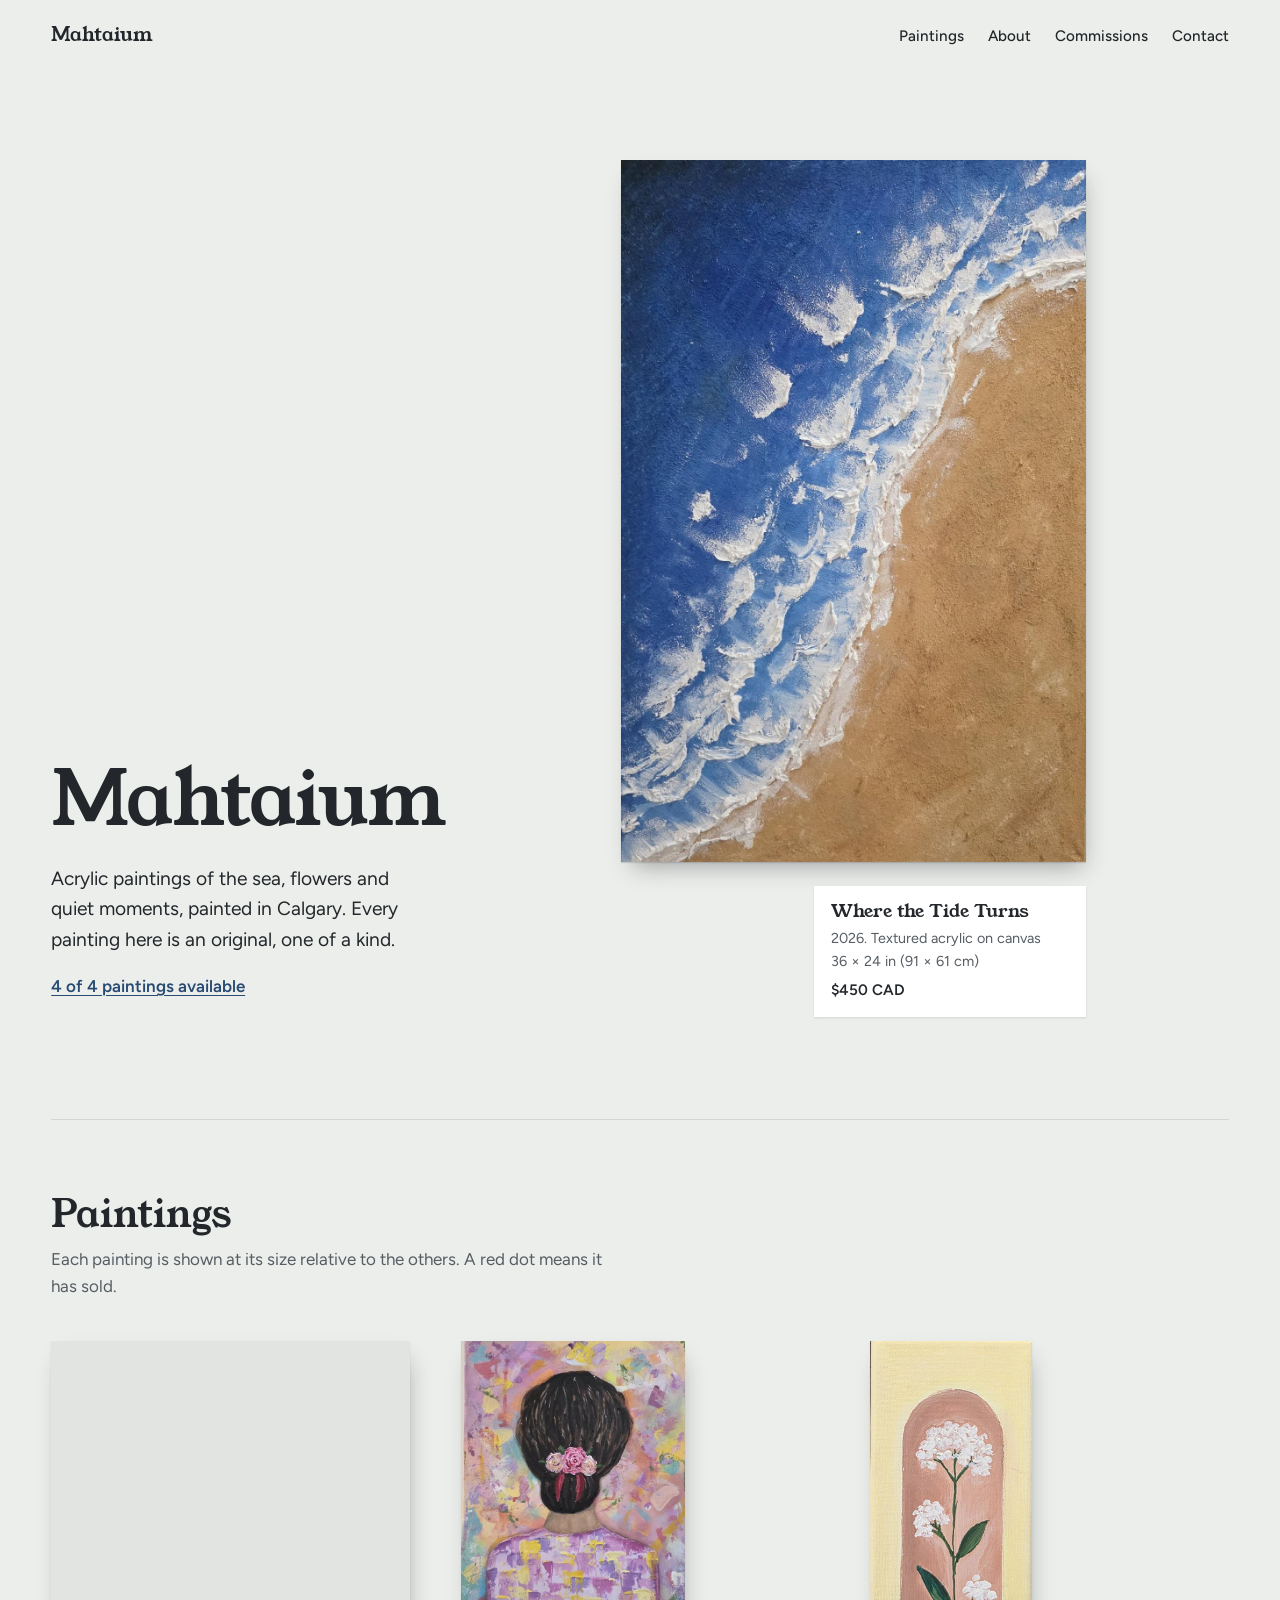
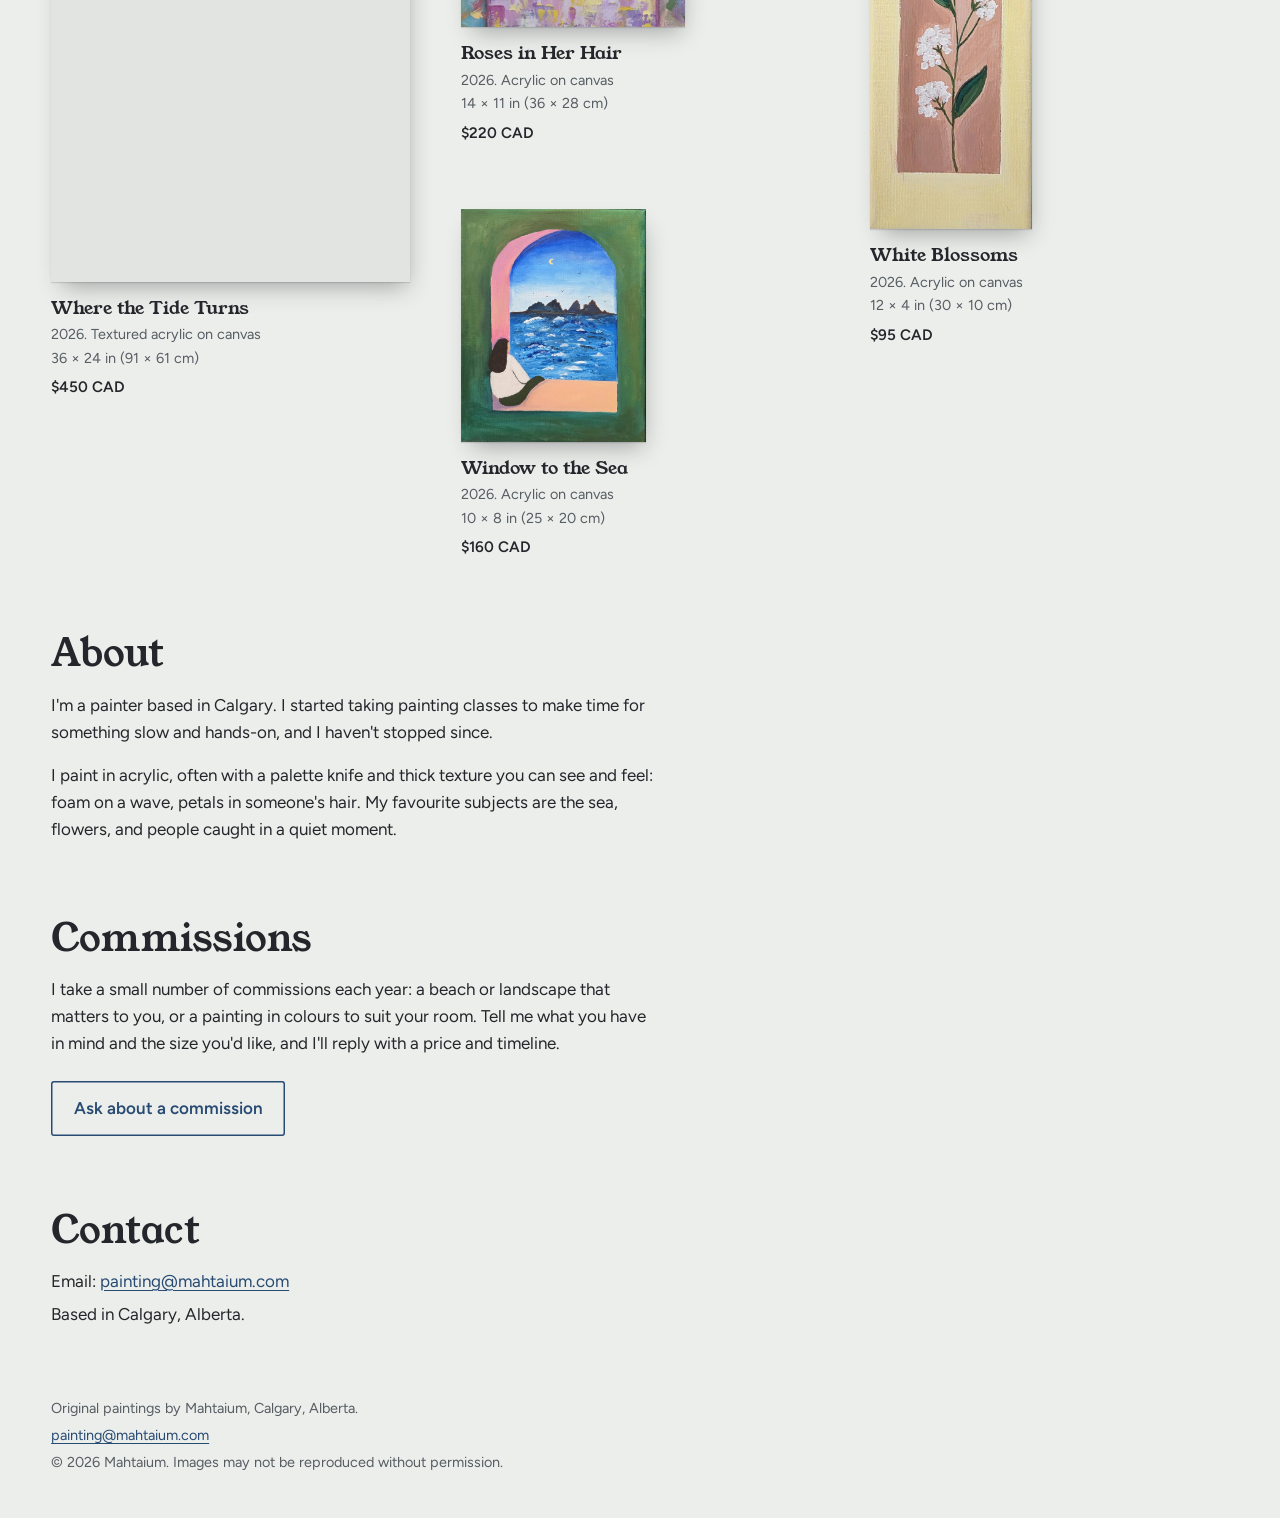
<file: index.html>
<!DOCTYPE html>
<html lang="en-CA">
<head>
<meta charset="utf-8">
<meta name="viewport" content="width=device-width, initial-scale=1">
<title>Mahtaium | Original paintings for sale, Calgary artist</title>
<meta name="description" content="Original acrylic paintings by Calgary artist Mahtaium: textured ocean and beach art, florals and figurative pieces. Buy online, shipped across Canada.">
<link rel="canonical" href="https://www.mahtaium.com/">
<meta property="og:type" content="website">
<meta property="og:site_name" content="Mahtaium">
<meta property="og:title" content="Mahtaium | Original paintings for sale, Calgary artist">
<meta property="og:description" content="Original acrylic paintings by Calgary artist Mahtaium: textured ocean and beach art, florals and figurative pieces. Buy online, shipped across Canada.">
<meta property="og:url" content="https://www.mahtaium.com/">
<meta property="og:image" content="https://www.mahtaium.com/images/where-the-tide-turns-1600.jpg">
<meta name="twitter:card" content="summary_large_image">
<meta name="geo.region" content="CA-AB">
<meta name="geo.placename" content="Calgary">
<link rel="preconnect" href="https://fonts.googleapis.com">
<link rel="preconnect" href="https://fonts.gstatic.com" crossorigin>
<link rel="stylesheet" href="https://fonts.googleapis.com/css2?family=Figtree:wght@400;500;600&family=Young+Serif&display=swap">
<link rel="stylesheet" href="styles.css">
<link rel="icon" href="favicon.svg" type="image/svg+xml">
<script type="application/ld+json">{"@context": "https://schema.org", "@graph": [{"@type": "WebSite", "@id": "https://www.mahtaium.com/#site", "url": "https://www.mahtaium.com/", "name": "Mahtaium Paintings", "publisher": {"@id": "https://www.mahtaium.com/#artist"}}, {"@type": "Person", "@id": "https://www.mahtaium.com/#artist", "name": "Mahtaium", "jobTitle": "Painter", "url": "https://www.mahtaium.com/", "address": {"@type": "PostalAddress", "addressLocality": "Calgary", "addressRegion": "Alberta", "addressCountry": "CA"}}]}</script>
<script type="application/ld+json">{"@context": "https://schema.org", "@type": "ItemList", "name": "Paintings by Mahtaium", "itemListElement": [{"@type": "ListItem", "position": 1, "url": "https://www.mahtaium.com/paintings/where-the-tide-turns.html", "name": "Where the Tide Turns"}, {"@type": "ListItem", "position": 2, "url": "https://www.mahtaium.com/paintings/roses-in-her-hair.html", "name": "Roses in Her Hair"}, {"@type": "ListItem", "position": 3, "url": "https://www.mahtaium.com/paintings/window-to-the-sea.html", "name": "Window to the Sea"}, {"@type": "ListItem", "position": 4, "url": "https://www.mahtaium.com/paintings/white-blossoms.html", "name": "White Blossoms"}]}</script>
</head>
<body>
<a class="skip" href="#main">Skip to content</a>
<header class="top">
  <a class="mark" href="./">Mahtaium</a>
  <nav aria-label="Main">
    <a href="#paintings">Paintings</a>
    <a href="#about">About</a>
    <a href="#commissions">Commissions</a>
    <a href="#contact">Contact</a>
  </nav>
</header>
<main id="main">

<section class="hero">
  <div class="hero-text">
    <h1>Mahtaium</h1>
    <p class="lede">Acrylic paintings of the sea, flowers and quiet moments, painted in Calgary. Every painting here is an original, one of a kind.</p>
    <p class="count"><a href="#paintings">4 of 4 paintings available</a></p>
  </div>
  <figure class="hero-work">
    <a class="frame" href="paintings/where-the-tide-turns.html" tabindex="-1" aria-hidden="true"><img src="images/where-the-tide-turns-1600.jpg" srcset="images/where-the-tide-turns-800.jpg 530w, images/where-the-tide-turns-1600.jpg 1060w" sizes="(min-width: 900px) 60vw, 100vw" width="1060" height="1600" alt="Textured acrylic painting of a beach seen from above: deep blue ocean, raised white foam where the waves break, and golden sand" fetchpriority="high" decoding="async"></a>
    <figcaption class="tag tag--card"><h2 class="t"><a href="paintings/where-the-tide-turns.html">Where the Tide Turns</a></h2><p class="m">2026. Textured acrylic on canvas<br>36 × 24 in (91 × 61 cm)</p><p class="price price--available">$450 CAD</p></figcaption>
  </figure>
</section>

<section id="paintings" class="wall" aria-labelledby="paintings-h">
  <h2 id="paintings-h">Paintings</h2>
  <p class="note">Each painting is shown at its size relative to the others. A red dot means it has sold.</p>
  <div class="hang">
<figure class="work" style="--scale:1.0">
<a class="frame" href="paintings/where-the-tide-turns.html" tabindex="-1" aria-hidden="true"><img src="images/where-the-tide-turns-800.jpg" srcset="images/where-the-tide-turns-800.jpg 530w, images/where-the-tide-turns-1600.jpg 1060w" sizes="(min-width: 900px) 33vw, 100vw" width="530" height="800" alt="Textured acrylic painting of a beach seen from above: deep blue ocean, raised white foam where the waves break, and golden sand" loading="lazy" decoding="async"></a>
<figcaption class="tag"><h3 class="t"><a href="paintings/where-the-tide-turns.html">Where the Tide Turns</a></h3><p class="m">2026. Textured acrylic on canvas<br>36 × 24 in (91 × 61 cm)</p><p class="price price--available">$450 CAD</p></figcaption>
</figure>
<figure class="work" style="--scale:0.626">
<a class="frame" href="paintings/roses-in-her-hair.html" tabindex="-1" aria-hidden="true"><img src="images/roses-in-her-hair-800.jpg" srcset="images/roses-in-her-hair-800.jpg 626w, images/roses-in-her-hair-1600.jpg 1252w" sizes="(min-width: 900px) 33vw, 100vw" width="626" height="800" alt="Acrylic painting of a woman seen from behind, her dark hair in a low bun pinned with pink roses, in a lilac and yellow top, against pastel palette-knife strokes" loading="lazy" decoding="async"></a>
<figcaption class="tag"><h3 class="t"><a href="paintings/roses-in-her-hair.html">Roses in Her Hair</a></h3><p class="m">2026. Acrylic on canvas<br>14 × 11 in (36 × 28 cm)</p><p class="price price--available">$220 CAD</p></figcaption>
</figure>
<figure class="work" style="--scale:0.517">
<a class="frame" href="paintings/window-to-the-sea.html" tabindex="-1" aria-hidden="true"><img src="images/window-to-the-sea-800.jpg" srcset="images/window-to-the-sea-800.jpg 638w, images/window-to-the-sea-1600.jpg 1276w" sizes="(min-width: 900px) 33vw, 100vw" width="638" height="800" alt="Acrylic painting of a woman sitting in a pink arched window, looking out at a rough blue sea, dark rocky islands and a crescent moon, framed by a green wall" loading="lazy" decoding="async"></a>
<figcaption class="tag"><h3 class="t"><a href="paintings/window-to-the-sea.html">Window to the Sea</a></h3><p class="m">2026. Acrylic on canvas<br>10 × 8 in (25 × 20 cm)</p><p class="price price--available">$160 CAD</p></figcaption>
</figure>
<figure class="work" style="--scale:0.45">
<a class="frame" href="paintings/white-blossoms.html" tabindex="-1" aria-hidden="true"><img src="images/white-blossoms-800.jpg" srcset="images/white-blossoms-800.jpg 264w, images/white-blossoms-1600.jpg 528w" sizes="(min-width: 900px) 33vw, 100vw" width="264" height="800" alt="Tall narrow acrylic painting of a branch of white blossoms and green leaves on a dusty pink arch, with a pale butter-yellow border" loading="lazy" decoding="async"></a>
<figcaption class="tag"><h3 class="t"><a href="paintings/white-blossoms.html">White Blossoms</a></h3><p class="m">2026. Acrylic on canvas<br>12 × 4 in (30 × 10 cm)</p><p class="price price--available">$95 CAD</p></figcaption>
</figure>
  </div>
</section>

<section id="about" class="prose" aria-labelledby="about-h">
  <h2 id="about-h">About</h2>
  <p>I&#x27;m a painter based in Calgary. I started taking painting classes to make time for something slow and hands-on, and I haven&#x27;t stopped since.</p><p>I paint in acrylic, often with a palette knife and thick texture you can see and feel: foam on a wave, petals in someone&#x27;s hair. My favourite subjects are the sea, flowers, and people caught in a quiet moment.</p>
</section>

<section id="commissions" class="prose" aria-labelledby="comm-h">
  <h2 id="comm-h">Commissions</h2>
  <p>I take a small number of commissions each year: a beach or landscape that matters to you, or a painting in colours to suit your room. Tell me what you have in mind and the size you&#x27;d like, and I&#x27;ll reply with a price and timeline.</p>
  <p><a class="btn btn--quiet" href="mailto:painting@mahtaium.com?subject=Commission%20request">Ask about a commission</a></p>
</section>

<section id="contact" class="prose" aria-labelledby="contact-h">
  <h2 id="contact-h">Contact</h2>
  <ul class="plain">
    <li>Email: <a href="mailto:painting@mahtaium.com?subject=Hello">painting@mahtaium.com</a></li>
    
    <li>Based in Calgary, Alberta.</li>
  </ul>
</section>

</main>
<footer class="foot">
  <p>Original paintings by Mahtaium, Calgary, Alberta.</p>
  <p><a href="mailto:painting@mahtaium.com?subject=Hello">painting@mahtaium.com</a> </p>
  <p>© 2026 Mahtaium. Images may not be reproduced without permission.</p>
</footer>
</body>
</html>
</file>
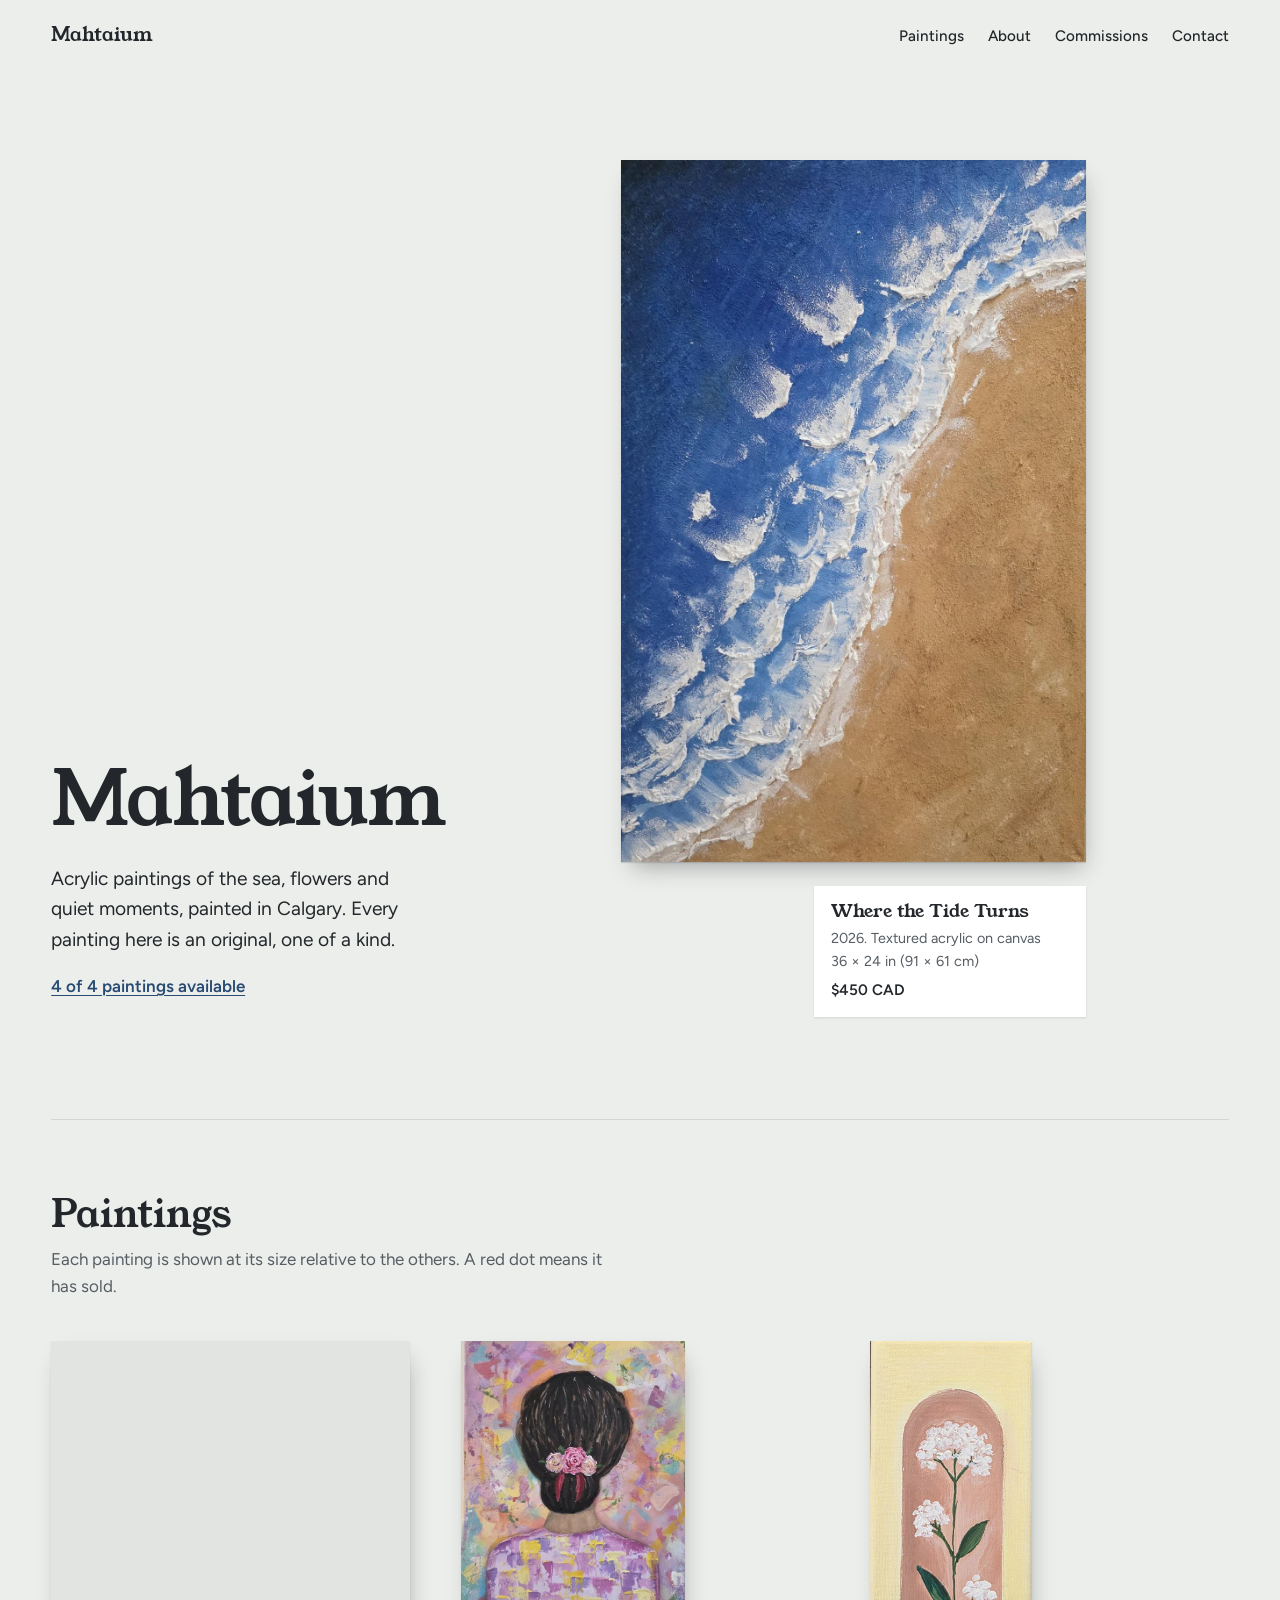
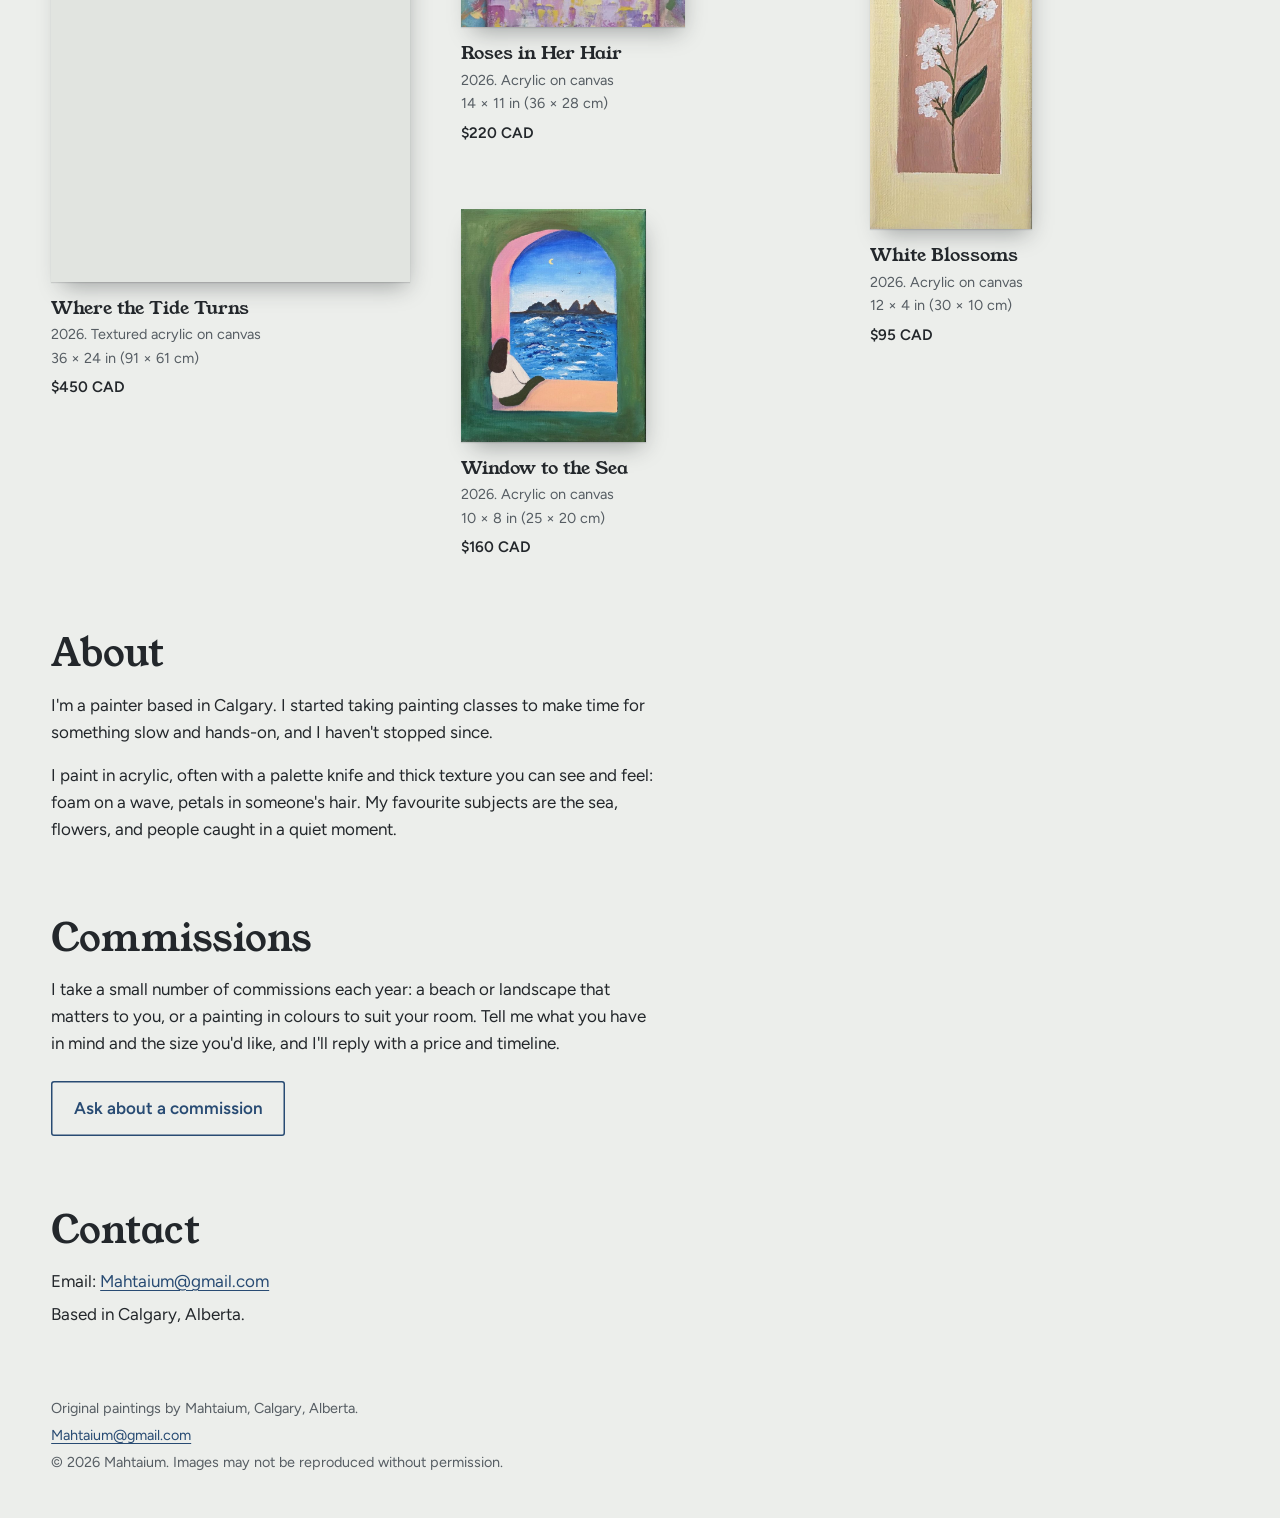
<file: docs/index.html>
<!DOCTYPE html>
<html lang="en-CA">
<head>
<meta charset="utf-8">
<meta name="viewport" content="width=device-width, initial-scale=1">
<title>Mahtaium | Original paintings for sale, Calgary artist</title>
<meta name="description" content="Original acrylic paintings by Calgary artist Mahtaium: textured ocean and beach art, florals and figurative pieces. Buy online, shipped across Canada.">
<link rel="canonical" href="https://www.mahtaium.com/">
<meta property="og:type" content="website">
<meta property="og:site_name" content="Mahtaium">
<meta property="og:title" content="Mahtaium | Original paintings for sale, Calgary artist">
<meta property="og:description" content="Original acrylic paintings by Calgary artist Mahtaium: textured ocean and beach art, florals and figurative pieces. Buy online, shipped across Canada.">
<meta property="og:url" content="https://www.mahtaium.com/">
<meta property="og:image" content="https://www.mahtaium.com/images/where-the-tide-turns-1600.jpg">
<meta name="twitter:card" content="summary_large_image">
<meta name="geo.region" content="CA-AB">
<meta name="geo.placename" content="Calgary">
<link rel="preconnect" href="https://fonts.googleapis.com">
<link rel="preconnect" href="https://fonts.gstatic.com" crossorigin>
<link rel="stylesheet" href="https://fonts.googleapis.com/css2?family=Figtree:wght@400;500;600&family=Young+Serif&display=swap">
<link rel="stylesheet" href="styles.css">
<link rel="icon" href="favicon.svg" type="image/svg+xml">
<script type="application/ld+json">{"@context": "https://schema.org", "@graph": [{"@type": "WebSite", "@id": "https://www.mahtaium.com/#site", "url": "https://www.mahtaium.com/", "name": "Mahtaium Paintings", "publisher": {"@id": "https://www.mahtaium.com/#artist"}}, {"@type": "Person", "@id": "https://www.mahtaium.com/#artist", "name": "Mahtaium", "jobTitle": "Painter", "url": "https://www.mahtaium.com/", "address": {"@type": "PostalAddress", "addressLocality": "Calgary", "addressRegion": "Alberta", "addressCountry": "CA"}}]}</script>
<script type="application/ld+json">{"@context": "https://schema.org", "@type": "ItemList", "name": "Paintings by Mahtaium", "itemListElement": [{"@type": "ListItem", "position": 1, "url": "https://www.mahtaium.com/paintings/where-the-tide-turns.html", "name": "Where the Tide Turns"}, {"@type": "ListItem", "position": 2, "url": "https://www.mahtaium.com/paintings/roses-in-her-hair.html", "name": "Roses in Her Hair"}, {"@type": "ListItem", "position": 3, "url": "https://www.mahtaium.com/paintings/window-to-the-sea.html", "name": "Window to the Sea"}, {"@type": "ListItem", "position": 4, "url": "https://www.mahtaium.com/paintings/white-blossoms.html", "name": "White Blossoms"}]}</script>
</head>
<body>
<a class="skip" href="#main">Skip to content</a>
<header class="top">
  <a class="mark" href="./">Mahtaium</a>
  <nav aria-label="Main">
    <a href="#paintings">Paintings</a>
    <a href="#about">About</a>
    <a href="#commissions">Commissions</a>
    <a href="#contact">Contact</a>
  </nav>
</header>
<main id="main">

<section class="hero">
  <div class="hero-text">
    <h1>Mahtaium</h1>
    <p class="lede">Acrylic paintings of the sea, flowers and quiet moments, painted in Calgary. Every painting here is an original, one of a kind.</p>
    <p class="count"><a href="#paintings">4 of 4 paintings available</a></p>
  </div>
  <figure class="hero-work">
    <a class="frame" href="paintings/where-the-tide-turns.html" tabindex="-1" aria-hidden="true"><img src="images/where-the-tide-turns-1600.jpg" srcset="images/where-the-tide-turns-800.jpg 530w, images/where-the-tide-turns-1600.jpg 1060w" sizes="(min-width: 900px) 60vw, 100vw" width="1060" height="1600" alt="Textured acrylic painting of a beach seen from above: deep blue ocean, raised white foam where the waves break, and golden sand" fetchpriority="high" decoding="async"></a>
    <figcaption class="tag tag--card"><h2 class="t"><a href="paintings/where-the-tide-turns.html">Where the Tide Turns</a></h2><p class="m">2026. Textured acrylic on canvas<br>36 × 24 in (91 × 61 cm)</p><p class="price price--available">$450 CAD</p></figcaption>
  </figure>
</section>

<section id="paintings" class="wall" aria-labelledby="paintings-h">
  <h2 id="paintings-h">Paintings</h2>
  <p class="note">Each painting is shown at its size relative to the others. A red dot means it has sold.</p>
  <div class="hang">
<figure class="work" style="--scale:1.0">
<a class="frame" href="paintings/where-the-tide-turns.html" tabindex="-1" aria-hidden="true"><img src="images/where-the-tide-turns-800.jpg" srcset="images/where-the-tide-turns-800.jpg 530w, images/where-the-tide-turns-1600.jpg 1060w" sizes="(min-width: 900px) 33vw, 100vw" width="530" height="800" alt="Textured acrylic painting of a beach seen from above: deep blue ocean, raised white foam where the waves break, and golden sand" loading="lazy" decoding="async"></a>
<figcaption class="tag"><h3 class="t"><a href="paintings/where-the-tide-turns.html">Where the Tide Turns</a></h3><p class="m">2026. Textured acrylic on canvas<br>36 × 24 in (91 × 61 cm)</p><p class="price price--available">$450 CAD</p></figcaption>
</figure>
<figure class="work" style="--scale:0.626">
<a class="frame" href="paintings/roses-in-her-hair.html" tabindex="-1" aria-hidden="true"><img src="images/roses-in-her-hair-800.jpg" srcset="images/roses-in-her-hair-800.jpg 626w, images/roses-in-her-hair-1600.jpg 1252w" sizes="(min-width: 900px) 33vw, 100vw" width="626" height="800" alt="Acrylic painting of a woman seen from behind, her dark hair in a low bun pinned with pink roses, in a lilac and yellow top, against pastel palette-knife strokes" loading="lazy" decoding="async"></a>
<figcaption class="tag"><h3 class="t"><a href="paintings/roses-in-her-hair.html">Roses in Her Hair</a></h3><p class="m">2026. Acrylic on canvas<br>14 × 11 in (36 × 28 cm)</p><p class="price price--available">$220 CAD</p></figcaption>
</figure>
<figure class="work" style="--scale:0.517">
<a class="frame" href="paintings/window-to-the-sea.html" tabindex="-1" aria-hidden="true"><img src="images/window-to-the-sea-800.jpg" srcset="images/window-to-the-sea-800.jpg 638w, images/window-to-the-sea-1600.jpg 1276w" sizes="(min-width: 900px) 33vw, 100vw" width="638" height="800" alt="Acrylic painting of a woman sitting in a pink arched window, looking out at a rough blue sea, dark rocky islands and a crescent moon, framed by a green wall" loading="lazy" decoding="async"></a>
<figcaption class="tag"><h3 class="t"><a href="paintings/window-to-the-sea.html">Window to the Sea</a></h3><p class="m">2026. Acrylic on canvas<br>10 × 8 in (25 × 20 cm)</p><p class="price price--available">$160 CAD</p></figcaption>
</figure>
<figure class="work" style="--scale:0.45">
<a class="frame" href="paintings/white-blossoms.html" tabindex="-1" aria-hidden="true"><img src="images/white-blossoms-800.jpg" srcset="images/white-blossoms-800.jpg 264w, images/white-blossoms-1600.jpg 528w" sizes="(min-width: 900px) 33vw, 100vw" width="264" height="800" alt="Tall narrow acrylic painting of a branch of white blossoms and green leaves on a dusty pink arch, with a pale butter-yellow border" loading="lazy" decoding="async"></a>
<figcaption class="tag"><h3 class="t"><a href="paintings/white-blossoms.html">White Blossoms</a></h3><p class="m">2026. Acrylic on canvas<br>12 × 4 in (30 × 10 cm)</p><p class="price price--available">$95 CAD</p></figcaption>
</figure>
  </div>
</section>

<section id="about" class="prose" aria-labelledby="about-h">
  <h2 id="about-h">About</h2>
  <p>I&#x27;m a painter based in Calgary. I started taking painting classes to make time for something slow and hands-on, and I haven&#x27;t stopped since.</p><p>I paint in acrylic, often with a palette knife and thick texture you can see and feel: foam on a wave, petals in someone&#x27;s hair. My favourite subjects are the sea, flowers, and people caught in a quiet moment.</p>
</section>

<section id="commissions" class="prose" aria-labelledby="comm-h">
  <h2 id="comm-h">Commissions</h2>
  <p>I take a small number of commissions each year: a beach or landscape that matters to you, or a painting in colours to suit your room. Tell me what you have in mind and the size you&#x27;d like, and I&#x27;ll reply with a price and timeline.</p>
  <p><a class="btn btn--quiet" href="mailto:Mahtaium@gmail.com?subject=Commission%20request">Ask about a commission</a></p>
</section>

<section id="contact" class="prose" aria-labelledby="contact-h">
  <h2 id="contact-h">Contact</h2>
  <ul class="plain">
    <li>Email: <a href="mailto:Mahtaium@gmail.com?subject=Hello">Mahtaium@gmail.com</a></li>
    
    <li>Based in Calgary, Alberta.</li>
  </ul>
</section>

</main>
<footer class="foot">
  <p>Original paintings by Mahtaium, Calgary, Alberta.</p>
  <p><a href="mailto:Mahtaium@gmail.com?subject=Hello">Mahtaium@gmail.com</a> </p>
  <p>© 2026 Mahtaium. Images may not be reproduced without permission.</p>
</footer>
</body>
</html>
</file>
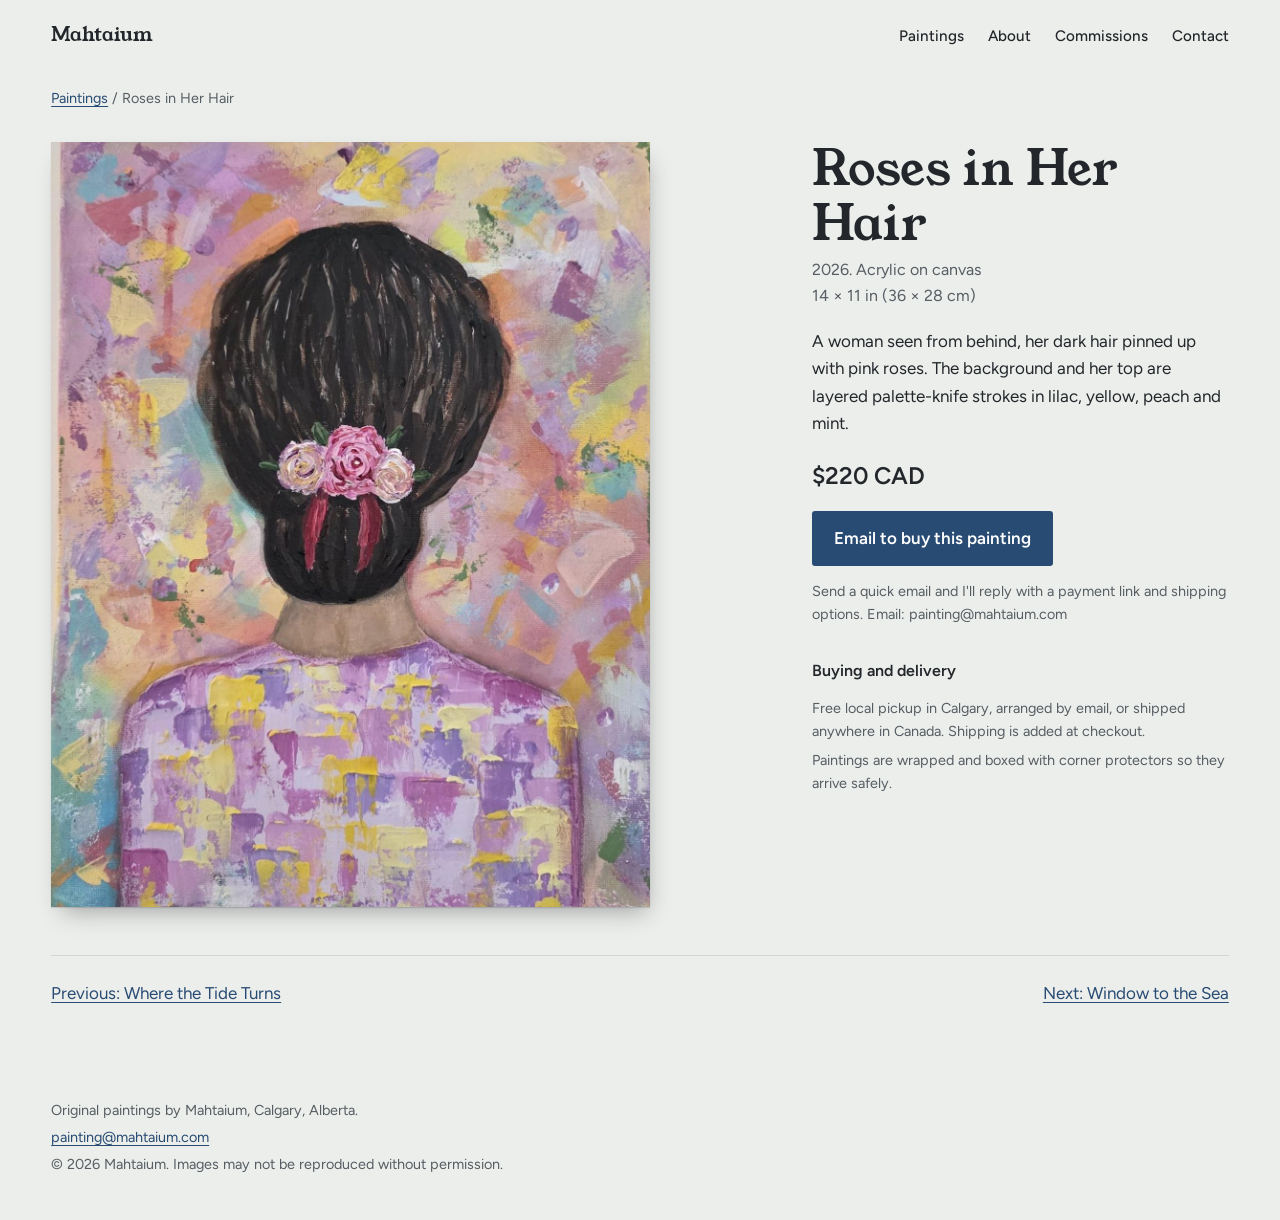
<file: paintings/roses-in-her-hair.html>
<!DOCTYPE html>
<html lang="en-CA">
<head>
<meta charset="utf-8">
<meta name="viewport" content="width=device-width, initial-scale=1">
<title>Roses in Her Hair | Acrylic on canvas painting by Mahtaium</title>
<meta name="description" content="Roses in Her Hair (2026), original acrylic on canvas painting by Mahtaium, 14 × 11 in (36 × 28 cm). $220 CAD. A woman seen from behind, her dark hair pinned up with pink roses. The background and her top are layered palette-knife strokes in lilac, yellow, peach and mint.">
<link rel="canonical" href="https://www.mahtaium.com/paintings/roses-in-her-hair.html">
<meta property="og:type" content="product">
<meta property="og:site_name" content="Mahtaium">
<meta property="og:title" content="Roses in Her Hair | Acrylic on canvas painting by Mahtaium">
<meta property="og:description" content="Roses in Her Hair (2026), original acrylic on canvas painting by Mahtaium, 14 × 11 in (36 × 28 cm). $220 CAD. A woman seen from behind, her dark hair pinned up with pink roses. The background and her top are layered palette-knife strokes in lilac, yellow, peach and mint.">
<meta property="og:url" content="https://www.mahtaium.com/paintings/roses-in-her-hair.html">
<meta property="og:image" content="https://www.mahtaium.com/images/roses-in-her-hair-1600.jpg">
<meta name="twitter:card" content="summary_large_image">
<meta name="geo.region" content="CA-AB">
<meta name="geo.placename" content="Calgary">
<link rel="preconnect" href="https://fonts.googleapis.com">
<link rel="preconnect" href="https://fonts.gstatic.com" crossorigin>
<link rel="stylesheet" href="https://fonts.googleapis.com/css2?family=Figtree:wght@400;500;600&family=Young+Serif&display=swap">
<link rel="stylesheet" href="../styles.css">
<link rel="icon" href="../favicon.svg" type="image/svg+xml">
<script type="application/ld+json">{"@context": "https://schema.org", "@type": ["Product", "VisualArtwork"], "@id": "https://www.mahtaium.com/paintings/roses-in-her-hair.html#painting", "name": "Roses in Her Hair", "description": "A woman seen from behind, her dark hair pinned up with pink roses. The background and her top are layered palette-knife strokes in lilac, yellow, peach and mint.", "image": ["https://www.mahtaium.com/images/roses-in-her-hair-1600.jpg"], "sku": "roses-in-her-hair", "brand": {"@type": "Brand", "name": "Mahtaium"}, "creator": {"@type": "Person", "@id": "https://www.mahtaium.com/#artist", "name": "Mahtaium", "jobTitle": "Painter", "url": "https://www.mahtaium.com/", "address": {"@type": "PostalAddress", "addressLocality": "Calgary", "addressRegion": "Alberta", "addressCountry": "CA"}}, "dateCreated": "2026", "artform": "Painting", "artMedium": "Acrylic", "artworkSurface": "canvas", "height": {"@type": "Distance", "name": "14 in"}, "width": {"@type": "Distance", "name": "11 in"}, "offers": {"@type": "Offer", "url": "https://www.mahtaium.com/paintings/roses-in-her-hair.html", "price": 220, "priceCurrency": "CAD", "availability": "https://schema.org/InStock", "itemCondition": "https://schema.org/NewCondition", "seller": {"@id": "https://www.mahtaium.com/#artist"}}}</script>
<script type="application/ld+json">{"@context": "https://schema.org", "@type": "BreadcrumbList", "itemListElement": [{"@type": "ListItem", "position": 1, "name": "Paintings", "item": "https://www.mahtaium.com/"}, {"@type": "ListItem", "position": 2, "name": "Roses in Her Hair", "item": "https://www.mahtaium.com/paintings/roses-in-her-hair.html"}]}</script>
</head>
<body>
<a class="skip" href="#main">Skip to content</a>
<header class="top">
  <a class="mark" href="../">Mahtaium</a>
  <nav aria-label="Main">
    <a href="../#paintings">Paintings</a>
    <a href="../#about">About</a>
    <a href="../#commissions">Commissions</a>
    <a href="../#contact">Contact</a>
  </nav>
</header>
<main id="main">

<nav class="crumbs" aria-label="Breadcrumb"><a href="../#paintings">Paintings</a> / <span aria-current="page">Roses in Her Hair</span></nav>
<article class="piece">
  <figure class="piece-work">
    <div class="frame"><img src="../images/roses-in-her-hair-1600.jpg" srcset="../images/roses-in-her-hair-800.jpg 626w, ../images/roses-in-her-hair-1600.jpg 1252w" sizes="(min-width: 900px) 62vw, 100vw" width="1252" height="1600" alt="Acrylic painting of a woman seen from behind, her dark hair in a low bun pinned with pink roses, in a lilac and yellow top, against pastel palette-knife strokes" fetchpriority="high" decoding="async"></div>
  </figure>
  <div class="piece-info">
    <h1>Roses in Her Hair</h1>
    <p class="m">2026. Acrylic on canvas<br>14 × 11 in (36 × 28 cm)</p>
    <p class="desc">A woman seen from behind, her dark hair pinned up with pink roses. The background and her top are layered palette-knife strokes in lilac, yellow, peach and mint.</p>
    <p class="big-price">$220 CAD</p>
    <a class="btn" href="mailto:painting@mahtaium.com?subject=I%20would%20like%20to%20buy%20Roses%20in%20Her%20Hair">Email to buy this painting</a><p class="small">Send a quick email and I'll reply with a payment link and shipping options. Email: painting@mahtaium.com</p>
    <h2 class="sub">Buying and delivery</h2>
    <ul class="plain small"><li>Free local pickup in Calgary, arranged by email, or shipped anywhere in Canada. Shipping is added at checkout.</li><li>Paintings are wrapped and boxed with corner protectors so they arrive safely.</li></ul>
  </div>
</article>
<nav class="pager" aria-label="More paintings">
  <a href="where-the-tide-turns.html">Previous: Where the Tide Turns</a>
  <a href="window-to-the-sea.html">Next: Window to the Sea</a>
</nav>

</main>
<footer class="foot">
  <p>Original paintings by Mahtaium, Calgary, Alberta.</p>
  <p><a href="mailto:painting@mahtaium.com?subject=Hello">painting@mahtaium.com</a> </p>
  <p>© 2026 Mahtaium. Images may not be reproduced without permission.</p>
</footer>
</body>
</html>
</file>
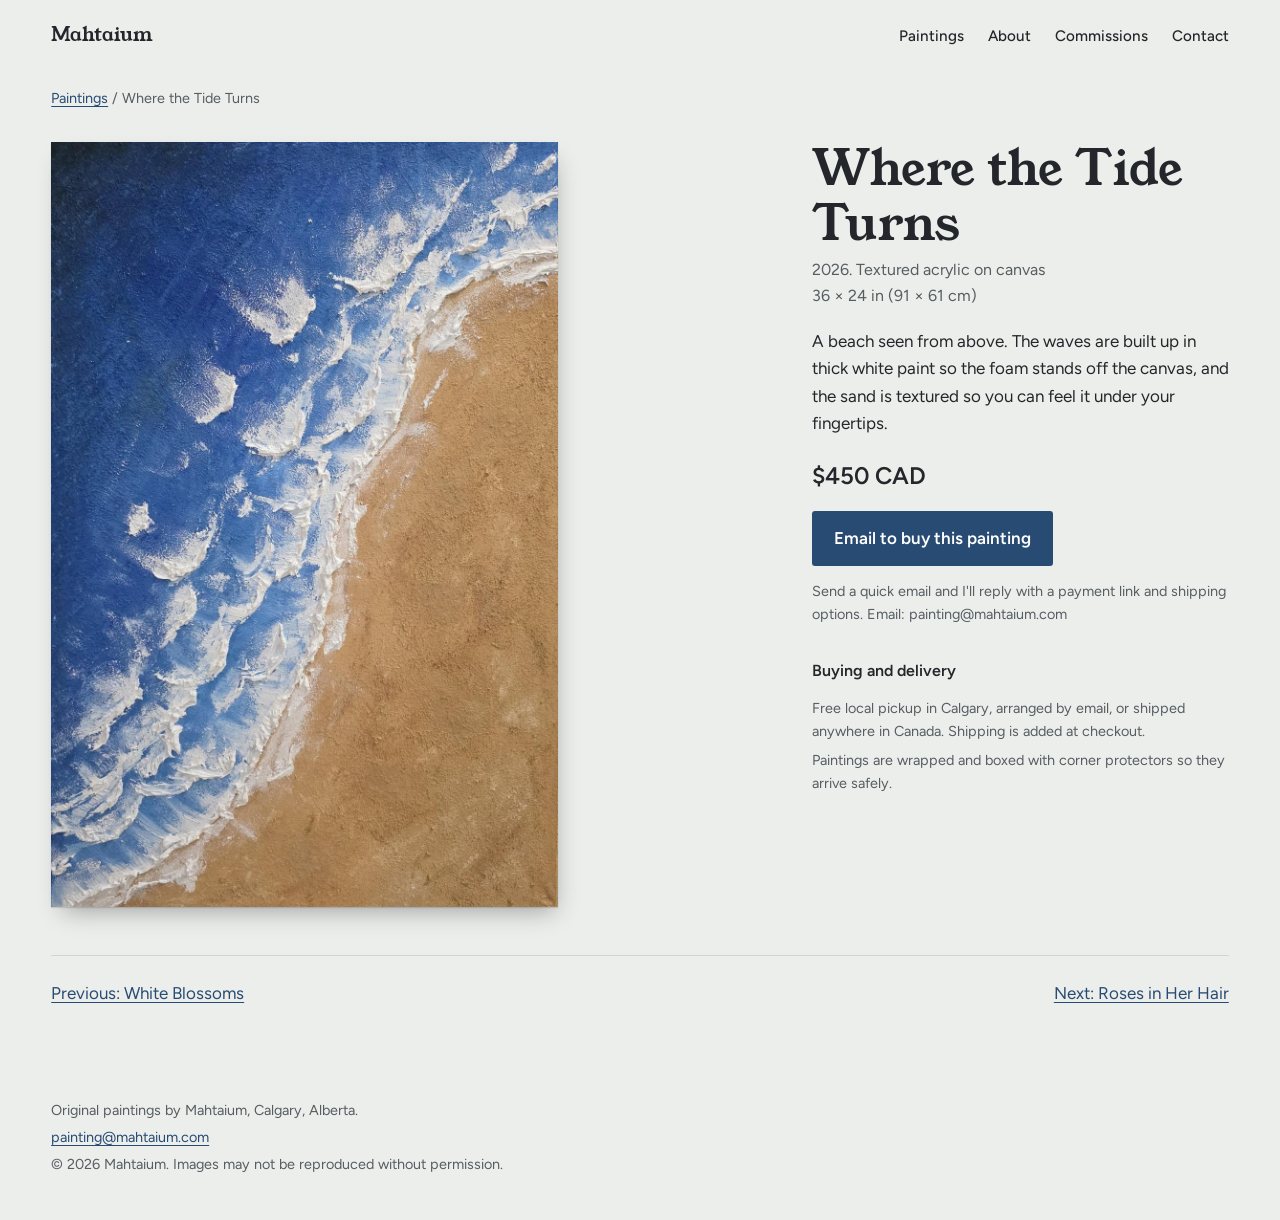
<file: paintings/where-the-tide-turns.html>
<!DOCTYPE html>
<html lang="en-CA">
<head>
<meta charset="utf-8">
<meta name="viewport" content="width=device-width, initial-scale=1">
<title>Where the Tide Turns | Textured acrylic on canvas painting by Mahtaium</title>
<meta name="description" content="Where the Tide Turns (2026), original textured acrylic on canvas painting by Mahtaium, 36 × 24 in (91 × 61 cm). $450 CAD. A beach seen from above. The waves are built up in thick white paint so the foam stands off the canvas, and the sand is textured so you can feel it under your fingertips.">
<link rel="canonical" href="https://www.mahtaium.com/paintings/where-the-tide-turns.html">
<meta property="og:type" content="product">
<meta property="og:site_name" content="Mahtaium">
<meta property="og:title" content="Where the Tide Turns | Textured acrylic on canvas painting by Mahtaium">
<meta property="og:description" content="Where the Tide Turns (2026), original textured acrylic on canvas painting by Mahtaium, 36 × 24 in (91 × 61 cm). $450 CAD. A beach seen from above. The waves are built up in thick white paint so the foam stands off the canvas, and the sand is textured so you can feel it under your fingertips.">
<meta property="og:url" content="https://www.mahtaium.com/paintings/where-the-tide-turns.html">
<meta property="og:image" content="https://www.mahtaium.com/images/where-the-tide-turns-1600.jpg">
<meta name="twitter:card" content="summary_large_image">
<meta name="geo.region" content="CA-AB">
<meta name="geo.placename" content="Calgary">
<link rel="preconnect" href="https://fonts.googleapis.com">
<link rel="preconnect" href="https://fonts.gstatic.com" crossorigin>
<link rel="stylesheet" href="https://fonts.googleapis.com/css2?family=Figtree:wght@400;500;600&family=Young+Serif&display=swap">
<link rel="stylesheet" href="../styles.css">
<link rel="icon" href="../favicon.svg" type="image/svg+xml">
<script type="application/ld+json">{"@context": "https://schema.org", "@type": ["Product", "VisualArtwork"], "@id": "https://www.mahtaium.com/paintings/where-the-tide-turns.html#painting", "name": "Where the Tide Turns", "description": "A beach seen from above. The waves are built up in thick white paint so the foam stands off the canvas, and the sand is textured so you can feel it under your fingertips.", "image": ["https://www.mahtaium.com/images/where-the-tide-turns-1600.jpg"], "sku": "where-the-tide-turns", "brand": {"@type": "Brand", "name": "Mahtaium"}, "creator": {"@type": "Person", "@id": "https://www.mahtaium.com/#artist", "name": "Mahtaium", "jobTitle": "Painter", "url": "https://www.mahtaium.com/", "address": {"@type": "PostalAddress", "addressLocality": "Calgary", "addressRegion": "Alberta", "addressCountry": "CA"}}, "dateCreated": "2026", "artform": "Painting", "artMedium": "Textured acrylic", "artworkSurface": "canvas", "height": {"@type": "Distance", "name": "36 in"}, "width": {"@type": "Distance", "name": "24 in"}, "offers": {"@type": "Offer", "url": "https://www.mahtaium.com/paintings/where-the-tide-turns.html", "price": 450, "priceCurrency": "CAD", "availability": "https://schema.org/InStock", "itemCondition": "https://schema.org/NewCondition", "seller": {"@id": "https://www.mahtaium.com/#artist"}}}</script>
<script type="application/ld+json">{"@context": "https://schema.org", "@type": "BreadcrumbList", "itemListElement": [{"@type": "ListItem", "position": 1, "name": "Paintings", "item": "https://www.mahtaium.com/"}, {"@type": "ListItem", "position": 2, "name": "Where the Tide Turns", "item": "https://www.mahtaium.com/paintings/where-the-tide-turns.html"}]}</script>
</head>
<body>
<a class="skip" href="#main">Skip to content</a>
<header class="top">
  <a class="mark" href="../">Mahtaium</a>
  <nav aria-label="Main">
    <a href="../#paintings">Paintings</a>
    <a href="../#about">About</a>
    <a href="../#commissions">Commissions</a>
    <a href="../#contact">Contact</a>
  </nav>
</header>
<main id="main">

<nav class="crumbs" aria-label="Breadcrumb"><a href="../#paintings">Paintings</a> / <span aria-current="page">Where the Tide Turns</span></nav>
<article class="piece">
  <figure class="piece-work">
    <div class="frame"><img src="../images/where-the-tide-turns-1600.jpg" srcset="../images/where-the-tide-turns-800.jpg 530w, ../images/where-the-tide-turns-1600.jpg 1060w" sizes="(min-width: 900px) 62vw, 100vw" width="1060" height="1600" alt="Textured acrylic painting of a beach seen from above: deep blue ocean, raised white foam where the waves break, and golden sand" fetchpriority="high" decoding="async"></div>
  </figure>
  <div class="piece-info">
    <h1>Where the Tide Turns</h1>
    <p class="m">2026. Textured acrylic on canvas<br>36 × 24 in (91 × 61 cm)</p>
    <p class="desc">A beach seen from above. The waves are built up in thick white paint so the foam stands off the canvas, and the sand is textured so you can feel it under your fingertips.</p>
    <p class="big-price">$450 CAD</p>
    <a class="btn" href="mailto:painting@mahtaium.com?subject=I%20would%20like%20to%20buy%20Where%20the%20Tide%20Turns">Email to buy this painting</a><p class="small">Send a quick email and I'll reply with a payment link and shipping options. Email: painting@mahtaium.com</p>
    <h2 class="sub">Buying and delivery</h2>
    <ul class="plain small"><li>Free local pickup in Calgary, arranged by email, or shipped anywhere in Canada. Shipping is added at checkout.</li><li>Paintings are wrapped and boxed with corner protectors so they arrive safely.</li></ul>
  </div>
</article>
<nav class="pager" aria-label="More paintings">
  <a href="white-blossoms.html">Previous: White Blossoms</a>
  <a href="roses-in-her-hair.html">Next: Roses in Her Hair</a>
</nav>

</main>
<footer class="foot">
  <p>Original paintings by Mahtaium, Calgary, Alberta.</p>
  <p><a href="mailto:painting@mahtaium.com?subject=Hello">painting@mahtaium.com</a> </p>
  <p>© 2026 Mahtaium. Images may not be reproduced without permission.</p>
</footer>
</body>
</html>
</file>
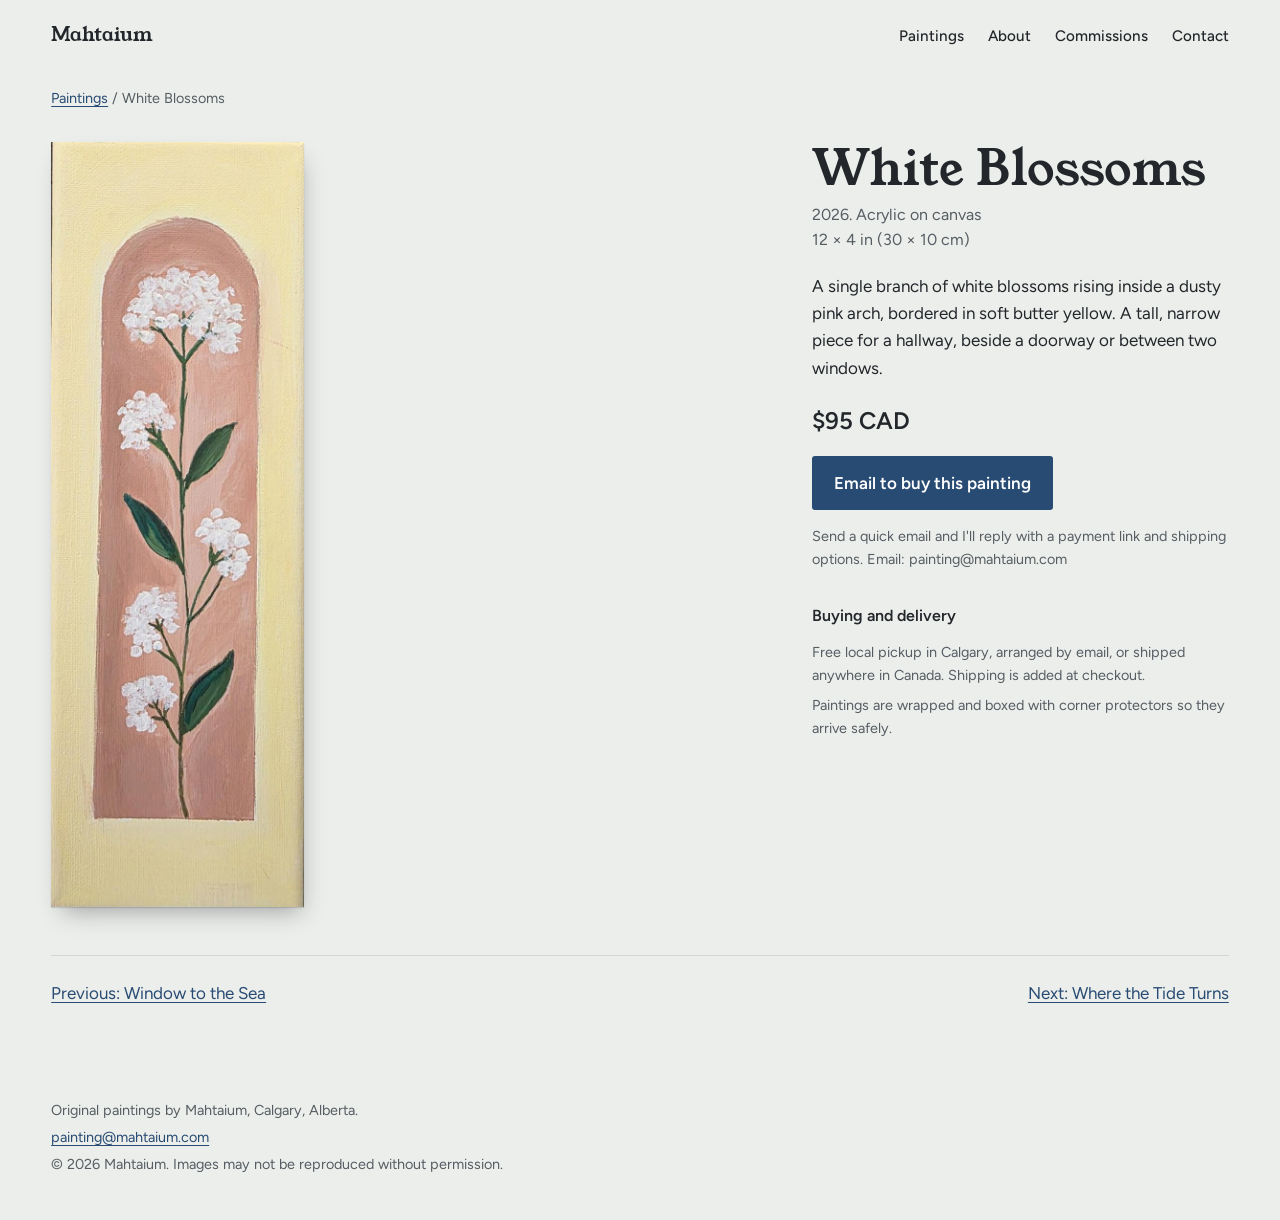
<file: paintings/white-blossoms.html>
<!DOCTYPE html>
<html lang="en-CA">
<head>
<meta charset="utf-8">
<meta name="viewport" content="width=device-width, initial-scale=1">
<title>White Blossoms | Acrylic on canvas painting by Mahtaium</title>
<meta name="description" content="White Blossoms (2026), original acrylic on canvas painting by Mahtaium, 12 × 4 in (30 × 10 cm). $95 CAD. A single branch of white blossoms rising inside a dusty pink arch, bordered in soft butter yellow. A tall, narrow piece for a hallway, beside a doorway or between two windows.">
<link rel="canonical" href="https://www.mahtaium.com/paintings/white-blossoms.html">
<meta property="og:type" content="product">
<meta property="og:site_name" content="Mahtaium">
<meta property="og:title" content="White Blossoms | Acrylic on canvas painting by Mahtaium">
<meta property="og:description" content="White Blossoms (2026), original acrylic on canvas painting by Mahtaium, 12 × 4 in (30 × 10 cm). $95 CAD. A single branch of white blossoms rising inside a dusty pink arch, bordered in soft butter yellow. A tall, narrow piece for a hallway, beside a doorway or between two windows.">
<meta property="og:url" content="https://www.mahtaium.com/paintings/white-blossoms.html">
<meta property="og:image" content="https://www.mahtaium.com/images/white-blossoms-1600.jpg">
<meta name="twitter:card" content="summary_large_image">
<meta name="geo.region" content="CA-AB">
<meta name="geo.placename" content="Calgary">
<link rel="preconnect" href="https://fonts.googleapis.com">
<link rel="preconnect" href="https://fonts.gstatic.com" crossorigin>
<link rel="stylesheet" href="https://fonts.googleapis.com/css2?family=Figtree:wght@400;500;600&family=Young+Serif&display=swap">
<link rel="stylesheet" href="../styles.css">
<link rel="icon" href="../favicon.svg" type="image/svg+xml">
<script type="application/ld+json">{"@context": "https://schema.org", "@type": ["Product", "VisualArtwork"], "@id": "https://www.mahtaium.com/paintings/white-blossoms.html#painting", "name": "White Blossoms", "description": "A single branch of white blossoms rising inside a dusty pink arch, bordered in soft butter yellow. A tall, narrow piece for a hallway, beside a doorway or between two windows.", "image": ["https://www.mahtaium.com/images/white-blossoms-1600.jpg"], "sku": "white-blossoms", "brand": {"@type": "Brand", "name": "Mahtaium"}, "creator": {"@type": "Person", "@id": "https://www.mahtaium.com/#artist", "name": "Mahtaium", "jobTitle": "Painter", "url": "https://www.mahtaium.com/", "address": {"@type": "PostalAddress", "addressLocality": "Calgary", "addressRegion": "Alberta", "addressCountry": "CA"}}, "dateCreated": "2026", "artform": "Painting", "artMedium": "Acrylic", "artworkSurface": "canvas", "height": {"@type": "Distance", "name": "12 in"}, "width": {"@type": "Distance", "name": "4 in"}, "offers": {"@type": "Offer", "url": "https://www.mahtaium.com/paintings/white-blossoms.html", "price": 95, "priceCurrency": "CAD", "availability": "https://schema.org/InStock", "itemCondition": "https://schema.org/NewCondition", "seller": {"@id": "https://www.mahtaium.com/#artist"}}}</script>
<script type="application/ld+json">{"@context": "https://schema.org", "@type": "BreadcrumbList", "itemListElement": [{"@type": "ListItem", "position": 1, "name": "Paintings", "item": "https://www.mahtaium.com/"}, {"@type": "ListItem", "position": 2, "name": "White Blossoms", "item": "https://www.mahtaium.com/paintings/white-blossoms.html"}]}</script>
</head>
<body>
<a class="skip" href="#main">Skip to content</a>
<header class="top">
  <a class="mark" href="../">Mahtaium</a>
  <nav aria-label="Main">
    <a href="../#paintings">Paintings</a>
    <a href="../#about">About</a>
    <a href="../#commissions">Commissions</a>
    <a href="../#contact">Contact</a>
  </nav>
</header>
<main id="main">

<nav class="crumbs" aria-label="Breadcrumb"><a href="../#paintings">Paintings</a> / <span aria-current="page">White Blossoms</span></nav>
<article class="piece">
  <figure class="piece-work">
    <div class="frame"><img src="../images/white-blossoms-1600.jpg" srcset="../images/white-blossoms-800.jpg 264w, ../images/white-blossoms-1600.jpg 528w" sizes="(min-width: 900px) 62vw, 100vw" width="528" height="1600" alt="Tall narrow acrylic painting of a branch of white blossoms and green leaves on a dusty pink arch, with a pale butter-yellow border" fetchpriority="high" decoding="async"></div>
  </figure>
  <div class="piece-info">
    <h1>White Blossoms</h1>
    <p class="m">2026. Acrylic on canvas<br>12 × 4 in (30 × 10 cm)</p>
    <p class="desc">A single branch of white blossoms rising inside a dusty pink arch, bordered in soft butter yellow. A tall, narrow piece for a hallway, beside a doorway or between two windows.</p>
    <p class="big-price">$95 CAD</p>
    <a class="btn" href="mailto:painting@mahtaium.com?subject=I%20would%20like%20to%20buy%20White%20Blossoms">Email to buy this painting</a><p class="small">Send a quick email and I'll reply with a payment link and shipping options. Email: painting@mahtaium.com</p>
    <h2 class="sub">Buying and delivery</h2>
    <ul class="plain small"><li>Free local pickup in Calgary, arranged by email, or shipped anywhere in Canada. Shipping is added at checkout.</li><li>Paintings are wrapped and boxed with corner protectors so they arrive safely.</li></ul>
  </div>
</article>
<nav class="pager" aria-label="More paintings">
  <a href="window-to-the-sea.html">Previous: Window to the Sea</a>
  <a href="where-the-tide-turns.html">Next: Where the Tide Turns</a>
</nav>

</main>
<footer class="foot">
  <p>Original paintings by Mahtaium, Calgary, Alberta.</p>
  <p><a href="mailto:painting@mahtaium.com?subject=Hello">painting@mahtaium.com</a> </p>
  <p>© 2026 Mahtaium. Images may not be reproduced without permission.</p>
</footer>
</body>
</html>
</file>
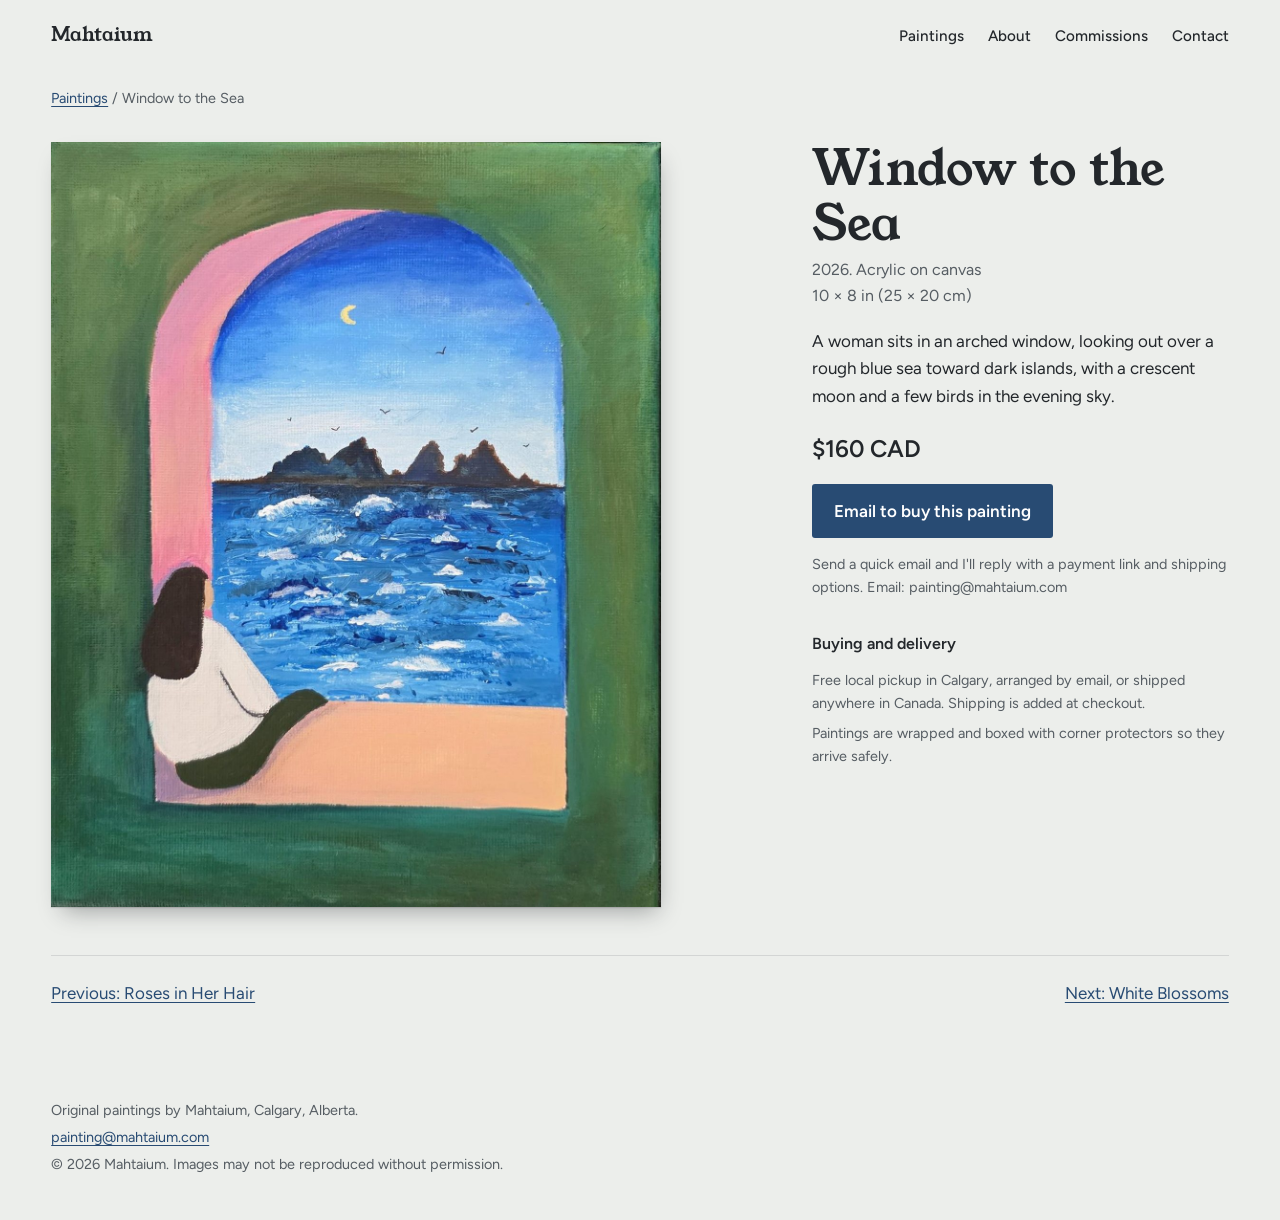
<file: paintings/window-to-the-sea.html>
<!DOCTYPE html>
<html lang="en-CA">
<head>
<meta charset="utf-8">
<meta name="viewport" content="width=device-width, initial-scale=1">
<title>Window to the Sea | Acrylic on canvas painting by Mahtaium</title>
<meta name="description" content="Window to the Sea (2026), original acrylic on canvas painting by Mahtaium, 10 × 8 in (25 × 20 cm). $160 CAD. A woman sits in an arched window, looking out over a rough blue sea toward dark islands, with a crescent moon and a few birds in the evening sky.">
<link rel="canonical" href="https://www.mahtaium.com/paintings/window-to-the-sea.html">
<meta property="og:type" content="product">
<meta property="og:site_name" content="Mahtaium">
<meta property="og:title" content="Window to the Sea | Acrylic on canvas painting by Mahtaium">
<meta property="og:description" content="Window to the Sea (2026), original acrylic on canvas painting by Mahtaium, 10 × 8 in (25 × 20 cm). $160 CAD. A woman sits in an arched window, looking out over a rough blue sea toward dark islands, with a crescent moon and a few birds in the evening sky.">
<meta property="og:url" content="https://www.mahtaium.com/paintings/window-to-the-sea.html">
<meta property="og:image" content="https://www.mahtaium.com/images/window-to-the-sea-1600.jpg">
<meta name="twitter:card" content="summary_large_image">
<meta name="geo.region" content="CA-AB">
<meta name="geo.placename" content="Calgary">
<link rel="preconnect" href="https://fonts.googleapis.com">
<link rel="preconnect" href="https://fonts.gstatic.com" crossorigin>
<link rel="stylesheet" href="https://fonts.googleapis.com/css2?family=Figtree:wght@400;500;600&family=Young+Serif&display=swap">
<link rel="stylesheet" href="../styles.css">
<link rel="icon" href="../favicon.svg" type="image/svg+xml">
<script type="application/ld+json">{"@context": "https://schema.org", "@type": ["Product", "VisualArtwork"], "@id": "https://www.mahtaium.com/paintings/window-to-the-sea.html#painting", "name": "Window to the Sea", "description": "A woman sits in an arched window, looking out over a rough blue sea toward dark islands, with a crescent moon and a few birds in the evening sky.", "image": ["https://www.mahtaium.com/images/window-to-the-sea-1600.jpg"], "sku": "window-to-the-sea", "brand": {"@type": "Brand", "name": "Mahtaium"}, "creator": {"@type": "Person", "@id": "https://www.mahtaium.com/#artist", "name": "Mahtaium", "jobTitle": "Painter", "url": "https://www.mahtaium.com/", "address": {"@type": "PostalAddress", "addressLocality": "Calgary", "addressRegion": "Alberta", "addressCountry": "CA"}}, "dateCreated": "2026", "artform": "Painting", "artMedium": "Acrylic", "artworkSurface": "canvas", "height": {"@type": "Distance", "name": "10 in"}, "width": {"@type": "Distance", "name": "8 in"}, "offers": {"@type": "Offer", "url": "https://www.mahtaium.com/paintings/window-to-the-sea.html", "price": 160, "priceCurrency": "CAD", "availability": "https://schema.org/InStock", "itemCondition": "https://schema.org/NewCondition", "seller": {"@id": "https://www.mahtaium.com/#artist"}}}</script>
<script type="application/ld+json">{"@context": "https://schema.org", "@type": "BreadcrumbList", "itemListElement": [{"@type": "ListItem", "position": 1, "name": "Paintings", "item": "https://www.mahtaium.com/"}, {"@type": "ListItem", "position": 2, "name": "Window to the Sea", "item": "https://www.mahtaium.com/paintings/window-to-the-sea.html"}]}</script>
</head>
<body>
<a class="skip" href="#main">Skip to content</a>
<header class="top">
  <a class="mark" href="../">Mahtaium</a>
  <nav aria-label="Main">
    <a href="../#paintings">Paintings</a>
    <a href="../#about">About</a>
    <a href="../#commissions">Commissions</a>
    <a href="../#contact">Contact</a>
  </nav>
</header>
<main id="main">

<nav class="crumbs" aria-label="Breadcrumb"><a href="../#paintings">Paintings</a> / <span aria-current="page">Window to the Sea</span></nav>
<article class="piece">
  <figure class="piece-work">
    <div class="frame"><img src="../images/window-to-the-sea-1600.jpg" srcset="../images/window-to-the-sea-800.jpg 638w, ../images/window-to-the-sea-1600.jpg 1276w" sizes="(min-width: 900px) 62vw, 100vw" width="1276" height="1600" alt="Acrylic painting of a woman sitting in a pink arched window, looking out at a rough blue sea, dark rocky islands and a crescent moon, framed by a green wall" fetchpriority="high" decoding="async"></div>
  </figure>
  <div class="piece-info">
    <h1>Window to the Sea</h1>
    <p class="m">2026. Acrylic on canvas<br>10 × 8 in (25 × 20 cm)</p>
    <p class="desc">A woman sits in an arched window, looking out over a rough blue sea toward dark islands, with a crescent moon and a few birds in the evening sky.</p>
    <p class="big-price">$160 CAD</p>
    <a class="btn" href="mailto:painting@mahtaium.com?subject=I%20would%20like%20to%20buy%20Window%20to%20the%20Sea">Email to buy this painting</a><p class="small">Send a quick email and I'll reply with a payment link and shipping options. Email: painting@mahtaium.com</p>
    <h2 class="sub">Buying and delivery</h2>
    <ul class="plain small"><li>Free local pickup in Calgary, arranged by email, or shipped anywhere in Canada. Shipping is added at checkout.</li><li>Paintings are wrapped and boxed with corner protectors so they arrive safely.</li></ul>
  </div>
</article>
<nav class="pager" aria-label="More paintings">
  <a href="roses-in-her-hair.html">Previous: Roses in Her Hair</a>
  <a href="white-blossoms.html">Next: White Blossoms</a>
</nav>

</main>
<footer class="foot">
  <p>Original paintings by Mahtaium, Calgary, Alberta.</p>
  <p><a href="mailto:painting@mahtaium.com?subject=Hello">painting@mahtaium.com</a> </p>
  <p>© 2026 Mahtaium. Images may not be reproduced without permission.</p>
</footer>
</body>
</html>
</file>
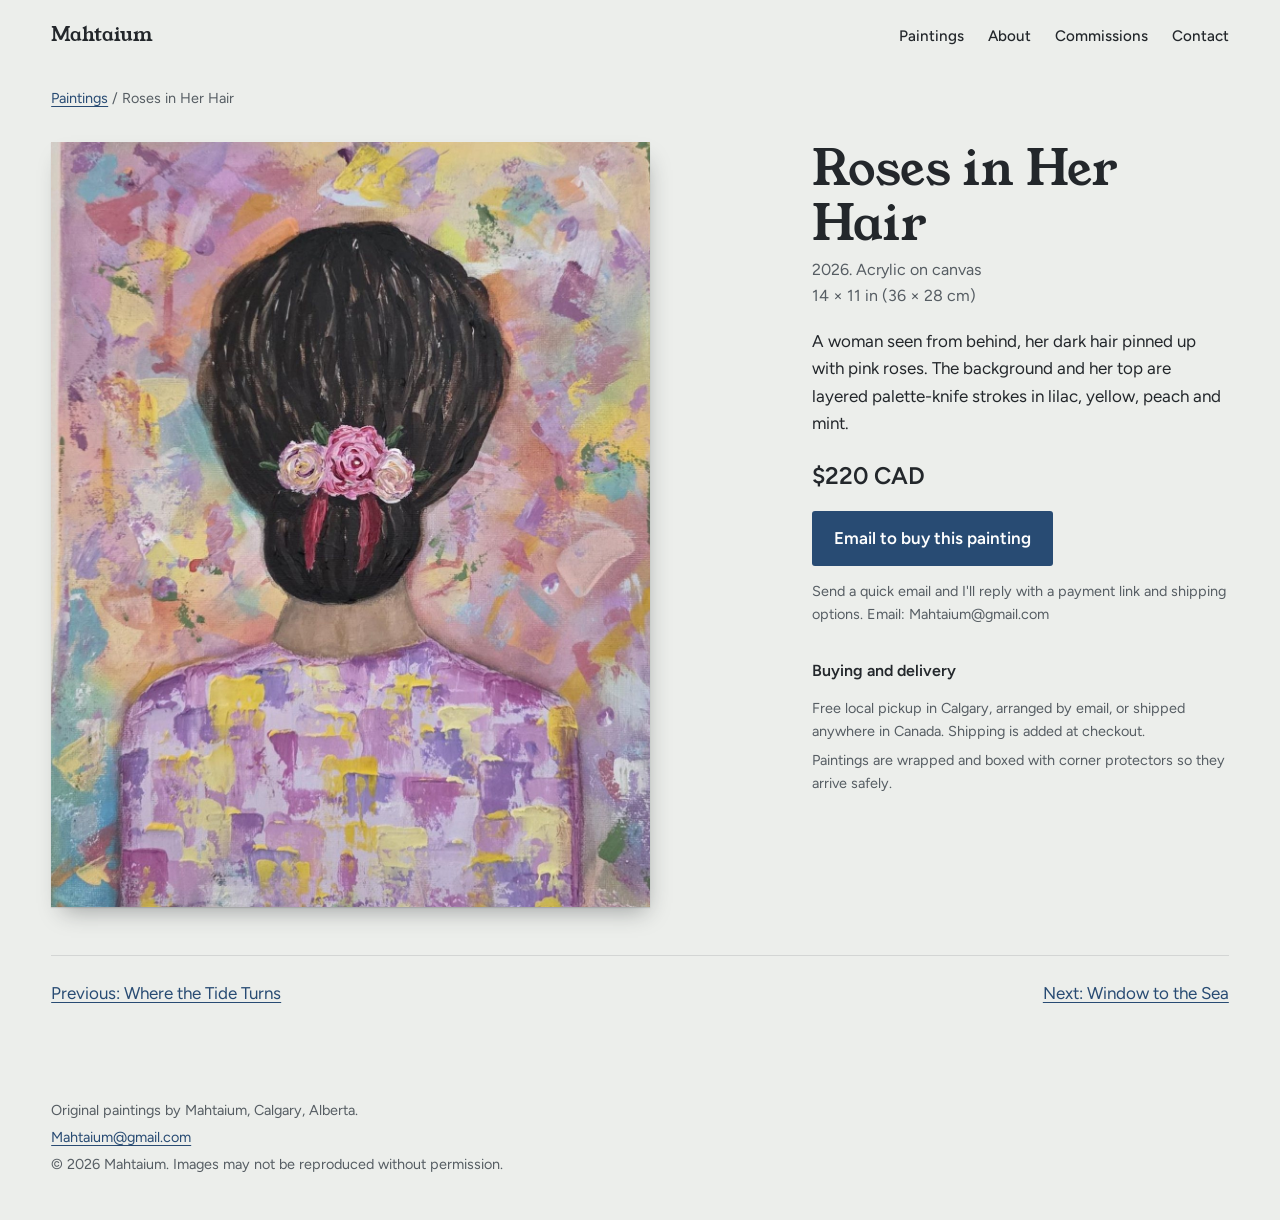
<file: docs/paintings/roses-in-her-hair.html>
<!DOCTYPE html>
<html lang="en-CA">
<head>
<meta charset="utf-8">
<meta name="viewport" content="width=device-width, initial-scale=1">
<title>Roses in Her Hair | Acrylic on canvas painting by Mahtaium</title>
<meta name="description" content="Roses in Her Hair (2026), original acrylic on canvas painting by Mahtaium, 14 × 11 in (36 × 28 cm). $220 CAD. A woman seen from behind, her dark hair pinned up with pink roses. The background and her top are layered palette-knife strokes in lilac, yellow, peach and mint.">
<link rel="canonical" href="https://www.mahtaium.com/paintings/roses-in-her-hair.html">
<meta property="og:type" content="product">
<meta property="og:site_name" content="Mahtaium">
<meta property="og:title" content="Roses in Her Hair | Acrylic on canvas painting by Mahtaium">
<meta property="og:description" content="Roses in Her Hair (2026), original acrylic on canvas painting by Mahtaium, 14 × 11 in (36 × 28 cm). $220 CAD. A woman seen from behind, her dark hair pinned up with pink roses. The background and her top are layered palette-knife strokes in lilac, yellow, peach and mint.">
<meta property="og:url" content="https://www.mahtaium.com/paintings/roses-in-her-hair.html">
<meta property="og:image" content="https://www.mahtaium.com/images/roses-in-her-hair-1600.jpg">
<meta name="twitter:card" content="summary_large_image">
<meta name="geo.region" content="CA-AB">
<meta name="geo.placename" content="Calgary">
<link rel="preconnect" href="https://fonts.googleapis.com">
<link rel="preconnect" href="https://fonts.gstatic.com" crossorigin>
<link rel="stylesheet" href="https://fonts.googleapis.com/css2?family=Figtree:wght@400;500;600&family=Young+Serif&display=swap">
<link rel="stylesheet" href="../styles.css">
<link rel="icon" href="../favicon.svg" type="image/svg+xml">
<script type="application/ld+json">{"@context": "https://schema.org", "@type": ["Product", "VisualArtwork"], "@id": "https://www.mahtaium.com/paintings/roses-in-her-hair.html#painting", "name": "Roses in Her Hair", "description": "A woman seen from behind, her dark hair pinned up with pink roses. The background and her top are layered palette-knife strokes in lilac, yellow, peach and mint.", "image": ["https://www.mahtaium.com/images/roses-in-her-hair-1600.jpg"], "sku": "roses-in-her-hair", "brand": {"@type": "Brand", "name": "Mahtaium"}, "creator": {"@type": "Person", "@id": "https://www.mahtaium.com/#artist", "name": "Mahtaium", "jobTitle": "Painter", "url": "https://www.mahtaium.com/", "address": {"@type": "PostalAddress", "addressLocality": "Calgary", "addressRegion": "Alberta", "addressCountry": "CA"}}, "dateCreated": "2026", "artform": "Painting", "artMedium": "Acrylic", "artworkSurface": "canvas", "height": {"@type": "Distance", "name": "14 in"}, "width": {"@type": "Distance", "name": "11 in"}, "offers": {"@type": "Offer", "url": "https://www.mahtaium.com/paintings/roses-in-her-hair.html", "price": 220, "priceCurrency": "CAD", "availability": "https://schema.org/InStock", "itemCondition": "https://schema.org/NewCondition", "seller": {"@id": "https://www.mahtaium.com/#artist"}}}</script>
<script type="application/ld+json">{"@context": "https://schema.org", "@type": "BreadcrumbList", "itemListElement": [{"@type": "ListItem", "position": 1, "name": "Paintings", "item": "https://www.mahtaium.com/"}, {"@type": "ListItem", "position": 2, "name": "Roses in Her Hair", "item": "https://www.mahtaium.com/paintings/roses-in-her-hair.html"}]}</script>
</head>
<body>
<a class="skip" href="#main">Skip to content</a>
<header class="top">
  <a class="mark" href="../">Mahtaium</a>
  <nav aria-label="Main">
    <a href="../#paintings">Paintings</a>
    <a href="../#about">About</a>
    <a href="../#commissions">Commissions</a>
    <a href="../#contact">Contact</a>
  </nav>
</header>
<main id="main">

<nav class="crumbs" aria-label="Breadcrumb"><a href="../#paintings">Paintings</a> / <span aria-current="page">Roses in Her Hair</span></nav>
<article class="piece">
  <figure class="piece-work">
    <div class="frame"><img src="../images/roses-in-her-hair-1600.jpg" srcset="../images/roses-in-her-hair-800.jpg 626w, ../images/roses-in-her-hair-1600.jpg 1252w" sizes="(min-width: 900px) 62vw, 100vw" width="1252" height="1600" alt="Acrylic painting of a woman seen from behind, her dark hair in a low bun pinned with pink roses, in a lilac and yellow top, against pastel palette-knife strokes" fetchpriority="high" decoding="async"></div>
  </figure>
  <div class="piece-info">
    <h1>Roses in Her Hair</h1>
    <p class="m">2026. Acrylic on canvas<br>14 × 11 in (36 × 28 cm)</p>
    <p class="desc">A woman seen from behind, her dark hair pinned up with pink roses. The background and her top are layered palette-knife strokes in lilac, yellow, peach and mint.</p>
    <p class="big-price">$220 CAD</p>
    <a class="btn" href="mailto:Mahtaium@gmail.com?subject=I%20would%20like%20to%20buy%20Roses%20in%20Her%20Hair">Email to buy this painting</a><p class="small">Send a quick email and I'll reply with a payment link and shipping options. Email: Mahtaium@gmail.com</p>
    <h2 class="sub">Buying and delivery</h2>
    <ul class="plain small"><li>Free local pickup in Calgary, arranged by email, or shipped anywhere in Canada. Shipping is added at checkout.</li><li>Paintings are wrapped and boxed with corner protectors so they arrive safely.</li></ul>
  </div>
</article>
<nav class="pager" aria-label="More paintings">
  <a href="where-the-tide-turns.html">Previous: Where the Tide Turns</a>
  <a href="window-to-the-sea.html">Next: Window to the Sea</a>
</nav>

</main>
<footer class="foot">
  <p>Original paintings by Mahtaium, Calgary, Alberta.</p>
  <p><a href="mailto:Mahtaium@gmail.com?subject=Hello">Mahtaium@gmail.com</a> </p>
  <p>© 2026 Mahtaium. Images may not be reproduced without permission.</p>
</footer>
</body>
</html>
</file>
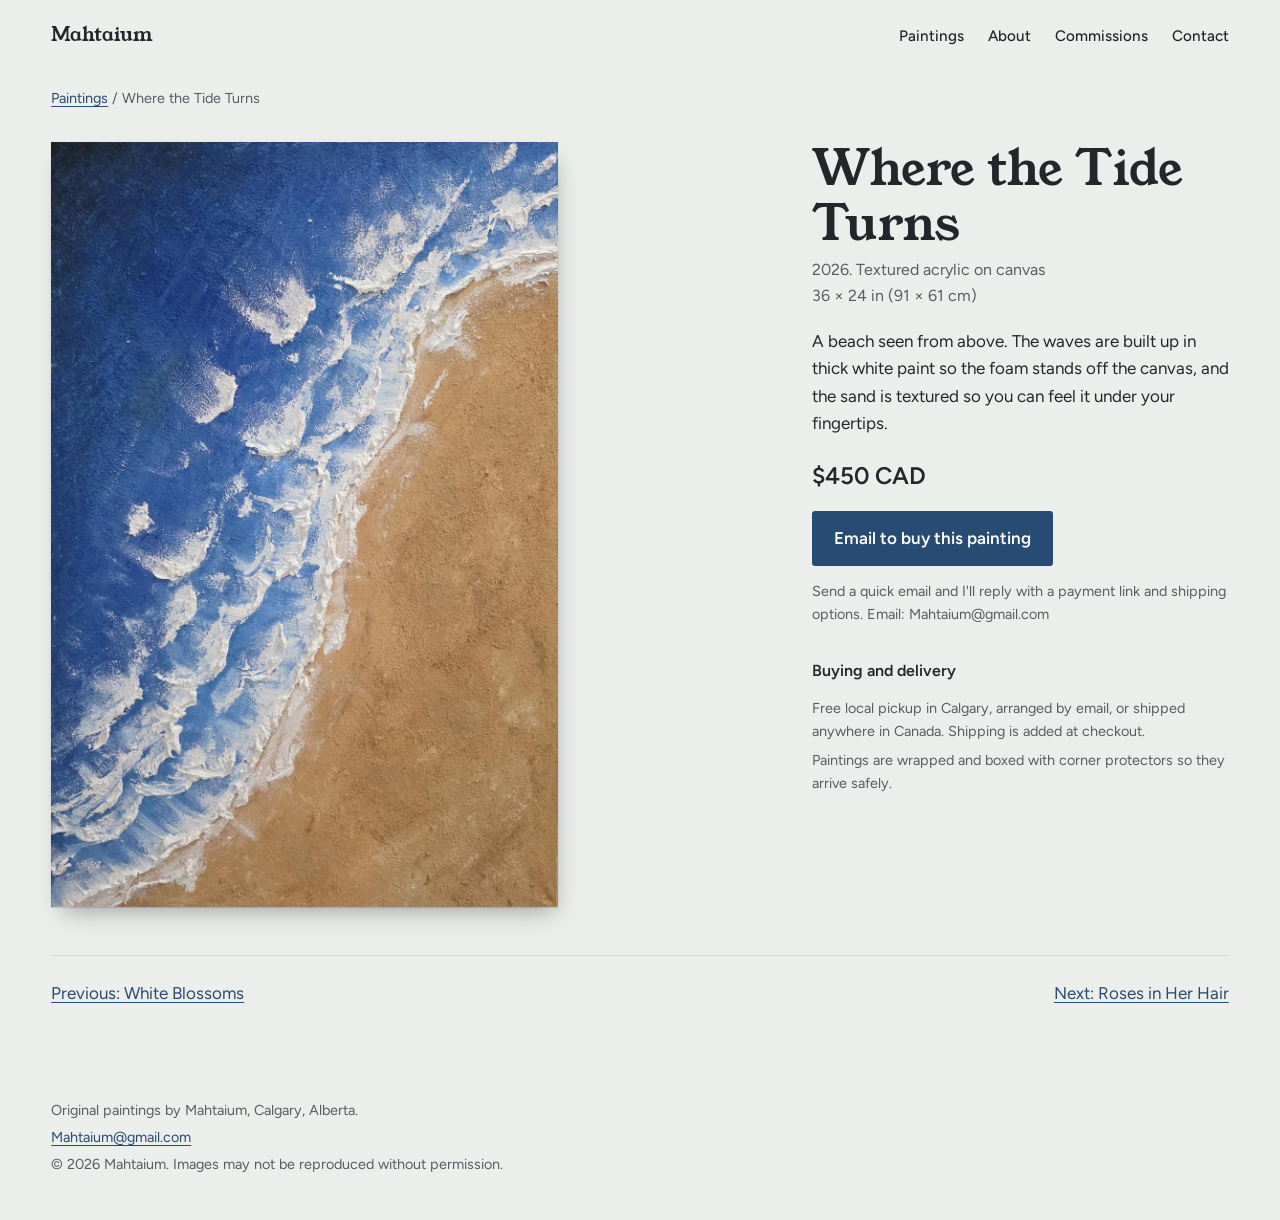
<file: docs/paintings/where-the-tide-turns.html>
<!DOCTYPE html>
<html lang="en-CA">
<head>
<meta charset="utf-8">
<meta name="viewport" content="width=device-width, initial-scale=1">
<title>Where the Tide Turns | Textured acrylic on canvas painting by Mahtaium</title>
<meta name="description" content="Where the Tide Turns (2026), original textured acrylic on canvas painting by Mahtaium, 36 × 24 in (91 × 61 cm). $450 CAD. A beach seen from above. The waves are built up in thick white paint so the foam stands off the canvas, and the sand is textured so you can feel it under your fingertips.">
<link rel="canonical" href="https://www.mahtaium.com/paintings/where-the-tide-turns.html">
<meta property="og:type" content="product">
<meta property="og:site_name" content="Mahtaium">
<meta property="og:title" content="Where the Tide Turns | Textured acrylic on canvas painting by Mahtaium">
<meta property="og:description" content="Where the Tide Turns (2026), original textured acrylic on canvas painting by Mahtaium, 36 × 24 in (91 × 61 cm). $450 CAD. A beach seen from above. The waves are built up in thick white paint so the foam stands off the canvas, and the sand is textured so you can feel it under your fingertips.">
<meta property="og:url" content="https://www.mahtaium.com/paintings/where-the-tide-turns.html">
<meta property="og:image" content="https://www.mahtaium.com/images/where-the-tide-turns-1600.jpg">
<meta name="twitter:card" content="summary_large_image">
<meta name="geo.region" content="CA-AB">
<meta name="geo.placename" content="Calgary">
<link rel="preconnect" href="https://fonts.googleapis.com">
<link rel="preconnect" href="https://fonts.gstatic.com" crossorigin>
<link rel="stylesheet" href="https://fonts.googleapis.com/css2?family=Figtree:wght@400;500;600&family=Young+Serif&display=swap">
<link rel="stylesheet" href="../styles.css">
<link rel="icon" href="../favicon.svg" type="image/svg+xml">
<script type="application/ld+json">{"@context": "https://schema.org", "@type": ["Product", "VisualArtwork"], "@id": "https://www.mahtaium.com/paintings/where-the-tide-turns.html#painting", "name": "Where the Tide Turns", "description": "A beach seen from above. The waves are built up in thick white paint so the foam stands off the canvas, and the sand is textured so you can feel it under your fingertips.", "image": ["https://www.mahtaium.com/images/where-the-tide-turns-1600.jpg"], "sku": "where-the-tide-turns", "brand": {"@type": "Brand", "name": "Mahtaium"}, "creator": {"@type": "Person", "@id": "https://www.mahtaium.com/#artist", "name": "Mahtaium", "jobTitle": "Painter", "url": "https://www.mahtaium.com/", "address": {"@type": "PostalAddress", "addressLocality": "Calgary", "addressRegion": "Alberta", "addressCountry": "CA"}}, "dateCreated": "2026", "artform": "Painting", "artMedium": "Textured acrylic", "artworkSurface": "canvas", "height": {"@type": "Distance", "name": "36 in"}, "width": {"@type": "Distance", "name": "24 in"}, "offers": {"@type": "Offer", "url": "https://www.mahtaium.com/paintings/where-the-tide-turns.html", "price": 450, "priceCurrency": "CAD", "availability": "https://schema.org/InStock", "itemCondition": "https://schema.org/NewCondition", "seller": {"@id": "https://www.mahtaium.com/#artist"}}}</script>
<script type="application/ld+json">{"@context": "https://schema.org", "@type": "BreadcrumbList", "itemListElement": [{"@type": "ListItem", "position": 1, "name": "Paintings", "item": "https://www.mahtaium.com/"}, {"@type": "ListItem", "position": 2, "name": "Where the Tide Turns", "item": "https://www.mahtaium.com/paintings/where-the-tide-turns.html"}]}</script>
</head>
<body>
<a class="skip" href="#main">Skip to content</a>
<header class="top">
  <a class="mark" href="../">Mahtaium</a>
  <nav aria-label="Main">
    <a href="../#paintings">Paintings</a>
    <a href="../#about">About</a>
    <a href="../#commissions">Commissions</a>
    <a href="../#contact">Contact</a>
  </nav>
</header>
<main id="main">

<nav class="crumbs" aria-label="Breadcrumb"><a href="../#paintings">Paintings</a> / <span aria-current="page">Where the Tide Turns</span></nav>
<article class="piece">
  <figure class="piece-work">
    <div class="frame"><img src="../images/where-the-tide-turns-1600.jpg" srcset="../images/where-the-tide-turns-800.jpg 530w, ../images/where-the-tide-turns-1600.jpg 1060w" sizes="(min-width: 900px) 62vw, 100vw" width="1060" height="1600" alt="Textured acrylic painting of a beach seen from above: deep blue ocean, raised white foam where the waves break, and golden sand" fetchpriority="high" decoding="async"></div>
  </figure>
  <div class="piece-info">
    <h1>Where the Tide Turns</h1>
    <p class="m">2026. Textured acrylic on canvas<br>36 × 24 in (91 × 61 cm)</p>
    <p class="desc">A beach seen from above. The waves are built up in thick white paint so the foam stands off the canvas, and the sand is textured so you can feel it under your fingertips.</p>
    <p class="big-price">$450 CAD</p>
    <a class="btn" href="mailto:Mahtaium@gmail.com?subject=I%20would%20like%20to%20buy%20Where%20the%20Tide%20Turns">Email to buy this painting</a><p class="small">Send a quick email and I'll reply with a payment link and shipping options. Email: Mahtaium@gmail.com</p>
    <h2 class="sub">Buying and delivery</h2>
    <ul class="plain small"><li>Free local pickup in Calgary, arranged by email, or shipped anywhere in Canada. Shipping is added at checkout.</li><li>Paintings are wrapped and boxed with corner protectors so they arrive safely.</li></ul>
  </div>
</article>
<nav class="pager" aria-label="More paintings">
  <a href="white-blossoms.html">Previous: White Blossoms</a>
  <a href="roses-in-her-hair.html">Next: Roses in Her Hair</a>
</nav>

</main>
<footer class="foot">
  <p>Original paintings by Mahtaium, Calgary, Alberta.</p>
  <p><a href="mailto:Mahtaium@gmail.com?subject=Hello">Mahtaium@gmail.com</a> </p>
  <p>© 2026 Mahtaium. Images may not be reproduced without permission.</p>
</footer>
</body>
</html>
</file>
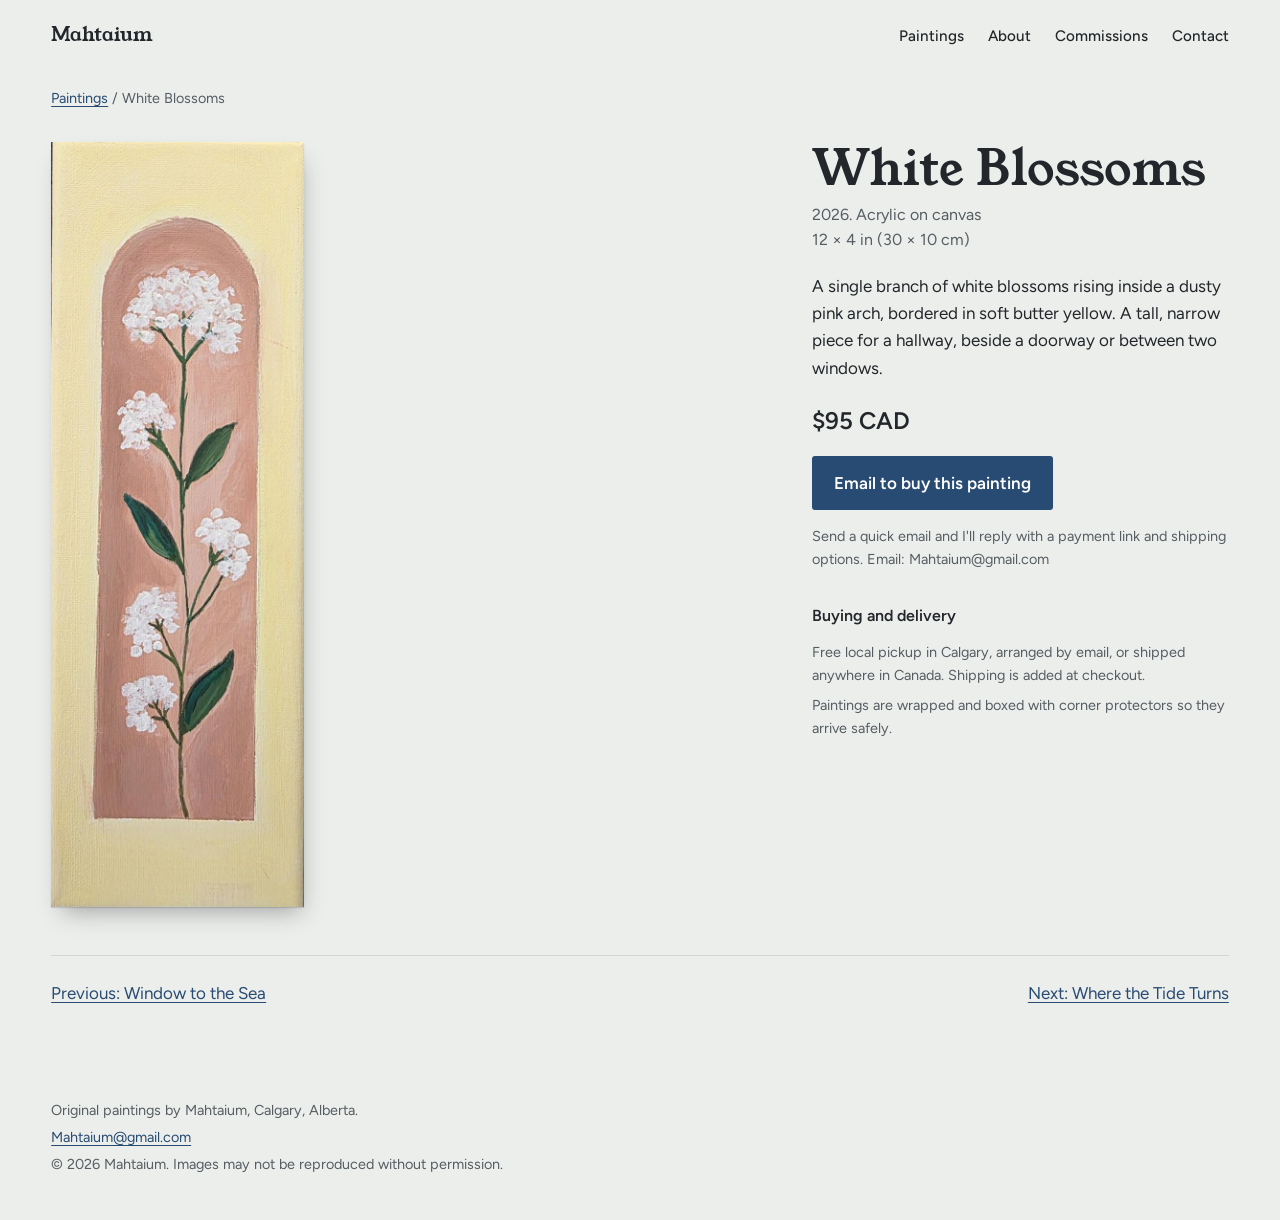
<file: docs/paintings/white-blossoms.html>
<!DOCTYPE html>
<html lang="en-CA">
<head>
<meta charset="utf-8">
<meta name="viewport" content="width=device-width, initial-scale=1">
<title>White Blossoms | Acrylic on canvas painting by Mahtaium</title>
<meta name="description" content="White Blossoms (2026), original acrylic on canvas painting by Mahtaium, 12 × 4 in (30 × 10 cm). $95 CAD. A single branch of white blossoms rising inside a dusty pink arch, bordered in soft butter yellow. A tall, narrow piece for a hallway, beside a doorway or between two windows.">
<link rel="canonical" href="https://www.mahtaium.com/paintings/white-blossoms.html">
<meta property="og:type" content="product">
<meta property="og:site_name" content="Mahtaium">
<meta property="og:title" content="White Blossoms | Acrylic on canvas painting by Mahtaium">
<meta property="og:description" content="White Blossoms (2026), original acrylic on canvas painting by Mahtaium, 12 × 4 in (30 × 10 cm). $95 CAD. A single branch of white blossoms rising inside a dusty pink arch, bordered in soft butter yellow. A tall, narrow piece for a hallway, beside a doorway or between two windows.">
<meta property="og:url" content="https://www.mahtaium.com/paintings/white-blossoms.html">
<meta property="og:image" content="https://www.mahtaium.com/images/white-blossoms-1600.jpg">
<meta name="twitter:card" content="summary_large_image">
<meta name="geo.region" content="CA-AB">
<meta name="geo.placename" content="Calgary">
<link rel="preconnect" href="https://fonts.googleapis.com">
<link rel="preconnect" href="https://fonts.gstatic.com" crossorigin>
<link rel="stylesheet" href="https://fonts.googleapis.com/css2?family=Figtree:wght@400;500;600&family=Young+Serif&display=swap">
<link rel="stylesheet" href="../styles.css">
<link rel="icon" href="../favicon.svg" type="image/svg+xml">
<script type="application/ld+json">{"@context": "https://schema.org", "@type": ["Product", "VisualArtwork"], "@id": "https://www.mahtaium.com/paintings/white-blossoms.html#painting", "name": "White Blossoms", "description": "A single branch of white blossoms rising inside a dusty pink arch, bordered in soft butter yellow. A tall, narrow piece for a hallway, beside a doorway or between two windows.", "image": ["https://www.mahtaium.com/images/white-blossoms-1600.jpg"], "sku": "white-blossoms", "brand": {"@type": "Brand", "name": "Mahtaium"}, "creator": {"@type": "Person", "@id": "https://www.mahtaium.com/#artist", "name": "Mahtaium", "jobTitle": "Painter", "url": "https://www.mahtaium.com/", "address": {"@type": "PostalAddress", "addressLocality": "Calgary", "addressRegion": "Alberta", "addressCountry": "CA"}}, "dateCreated": "2026", "artform": "Painting", "artMedium": "Acrylic", "artworkSurface": "canvas", "height": {"@type": "Distance", "name": "12 in"}, "width": {"@type": "Distance", "name": "4 in"}, "offers": {"@type": "Offer", "url": "https://www.mahtaium.com/paintings/white-blossoms.html", "price": 95, "priceCurrency": "CAD", "availability": "https://schema.org/InStock", "itemCondition": "https://schema.org/NewCondition", "seller": {"@id": "https://www.mahtaium.com/#artist"}}}</script>
<script type="application/ld+json">{"@context": "https://schema.org", "@type": "BreadcrumbList", "itemListElement": [{"@type": "ListItem", "position": 1, "name": "Paintings", "item": "https://www.mahtaium.com/"}, {"@type": "ListItem", "position": 2, "name": "White Blossoms", "item": "https://www.mahtaium.com/paintings/white-blossoms.html"}]}</script>
</head>
<body>
<a class="skip" href="#main">Skip to content</a>
<header class="top">
  <a class="mark" href="../">Mahtaium</a>
  <nav aria-label="Main">
    <a href="../#paintings">Paintings</a>
    <a href="../#about">About</a>
    <a href="../#commissions">Commissions</a>
    <a href="../#contact">Contact</a>
  </nav>
</header>
<main id="main">

<nav class="crumbs" aria-label="Breadcrumb"><a href="../#paintings">Paintings</a> / <span aria-current="page">White Blossoms</span></nav>
<article class="piece">
  <figure class="piece-work">
    <div class="frame"><img src="../images/white-blossoms-1600.jpg" srcset="../images/white-blossoms-800.jpg 264w, ../images/white-blossoms-1600.jpg 528w" sizes="(min-width: 900px) 62vw, 100vw" width="528" height="1600" alt="Tall narrow acrylic painting of a branch of white blossoms and green leaves on a dusty pink arch, with a pale butter-yellow border" fetchpriority="high" decoding="async"></div>
  </figure>
  <div class="piece-info">
    <h1>White Blossoms</h1>
    <p class="m">2026. Acrylic on canvas<br>12 × 4 in (30 × 10 cm)</p>
    <p class="desc">A single branch of white blossoms rising inside a dusty pink arch, bordered in soft butter yellow. A tall, narrow piece for a hallway, beside a doorway or between two windows.</p>
    <p class="big-price">$95 CAD</p>
    <a class="btn" href="mailto:Mahtaium@gmail.com?subject=I%20would%20like%20to%20buy%20White%20Blossoms">Email to buy this painting</a><p class="small">Send a quick email and I'll reply with a payment link and shipping options. Email: Mahtaium@gmail.com</p>
    <h2 class="sub">Buying and delivery</h2>
    <ul class="plain small"><li>Free local pickup in Calgary, arranged by email, or shipped anywhere in Canada. Shipping is added at checkout.</li><li>Paintings are wrapped and boxed with corner protectors so they arrive safely.</li></ul>
  </div>
</article>
<nav class="pager" aria-label="More paintings">
  <a href="window-to-the-sea.html">Previous: Window to the Sea</a>
  <a href="where-the-tide-turns.html">Next: Where the Tide Turns</a>
</nav>

</main>
<footer class="foot">
  <p>Original paintings by Mahtaium, Calgary, Alberta.</p>
  <p><a href="mailto:Mahtaium@gmail.com?subject=Hello">Mahtaium@gmail.com</a> </p>
  <p>© 2026 Mahtaium. Images may not be reproduced without permission.</p>
</footer>
</body>
</html>
</file>
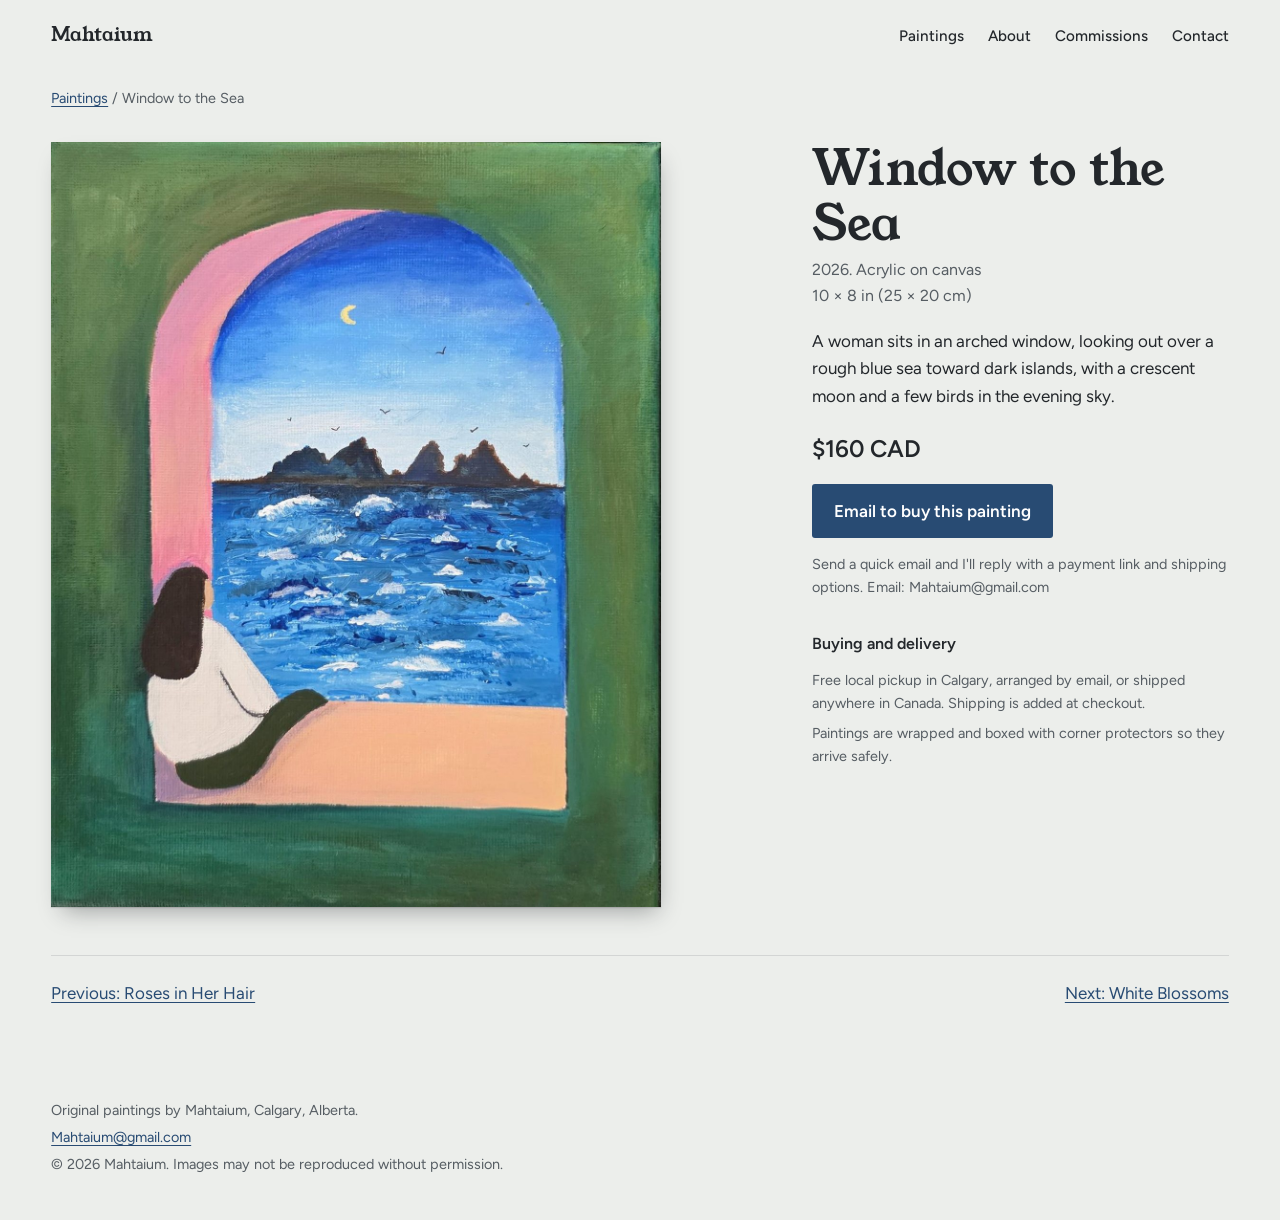
<file: docs/paintings/window-to-the-sea.html>
<!DOCTYPE html>
<html lang="en-CA">
<head>
<meta charset="utf-8">
<meta name="viewport" content="width=device-width, initial-scale=1">
<title>Window to the Sea | Acrylic on canvas painting by Mahtaium</title>
<meta name="description" content="Window to the Sea (2026), original acrylic on canvas painting by Mahtaium, 10 × 8 in (25 × 20 cm). $160 CAD. A woman sits in an arched window, looking out over a rough blue sea toward dark islands, with a crescent moon and a few birds in the evening sky.">
<link rel="canonical" href="https://www.mahtaium.com/paintings/window-to-the-sea.html">
<meta property="og:type" content="product">
<meta property="og:site_name" content="Mahtaium">
<meta property="og:title" content="Window to the Sea | Acrylic on canvas painting by Mahtaium">
<meta property="og:description" content="Window to the Sea (2026), original acrylic on canvas painting by Mahtaium, 10 × 8 in (25 × 20 cm). $160 CAD. A woman sits in an arched window, looking out over a rough blue sea toward dark islands, with a crescent moon and a few birds in the evening sky.">
<meta property="og:url" content="https://www.mahtaium.com/paintings/window-to-the-sea.html">
<meta property="og:image" content="https://www.mahtaium.com/images/window-to-the-sea-1600.jpg">
<meta name="twitter:card" content="summary_large_image">
<meta name="geo.region" content="CA-AB">
<meta name="geo.placename" content="Calgary">
<link rel="preconnect" href="https://fonts.googleapis.com">
<link rel="preconnect" href="https://fonts.gstatic.com" crossorigin>
<link rel="stylesheet" href="https://fonts.googleapis.com/css2?family=Figtree:wght@400;500;600&family=Young+Serif&display=swap">
<link rel="stylesheet" href="../styles.css">
<link rel="icon" href="../favicon.svg" type="image/svg+xml">
<script type="application/ld+json">{"@context": "https://schema.org", "@type": ["Product", "VisualArtwork"], "@id": "https://www.mahtaium.com/paintings/window-to-the-sea.html#painting", "name": "Window to the Sea", "description": "A woman sits in an arched window, looking out over a rough blue sea toward dark islands, with a crescent moon and a few birds in the evening sky.", "image": ["https://www.mahtaium.com/images/window-to-the-sea-1600.jpg"], "sku": "window-to-the-sea", "brand": {"@type": "Brand", "name": "Mahtaium"}, "creator": {"@type": "Person", "@id": "https://www.mahtaium.com/#artist", "name": "Mahtaium", "jobTitle": "Painter", "url": "https://www.mahtaium.com/", "address": {"@type": "PostalAddress", "addressLocality": "Calgary", "addressRegion": "Alberta", "addressCountry": "CA"}}, "dateCreated": "2026", "artform": "Painting", "artMedium": "Acrylic", "artworkSurface": "canvas", "height": {"@type": "Distance", "name": "10 in"}, "width": {"@type": "Distance", "name": "8 in"}, "offers": {"@type": "Offer", "url": "https://www.mahtaium.com/paintings/window-to-the-sea.html", "price": 160, "priceCurrency": "CAD", "availability": "https://schema.org/InStock", "itemCondition": "https://schema.org/NewCondition", "seller": {"@id": "https://www.mahtaium.com/#artist"}}}</script>
<script type="application/ld+json">{"@context": "https://schema.org", "@type": "BreadcrumbList", "itemListElement": [{"@type": "ListItem", "position": 1, "name": "Paintings", "item": "https://www.mahtaium.com/"}, {"@type": "ListItem", "position": 2, "name": "Window to the Sea", "item": "https://www.mahtaium.com/paintings/window-to-the-sea.html"}]}</script>
</head>
<body>
<a class="skip" href="#main">Skip to content</a>
<header class="top">
  <a class="mark" href="../">Mahtaium</a>
  <nav aria-label="Main">
    <a href="../#paintings">Paintings</a>
    <a href="../#about">About</a>
    <a href="../#commissions">Commissions</a>
    <a href="../#contact">Contact</a>
  </nav>
</header>
<main id="main">

<nav class="crumbs" aria-label="Breadcrumb"><a href="../#paintings">Paintings</a> / <span aria-current="page">Window to the Sea</span></nav>
<article class="piece">
  <figure class="piece-work">
    <div class="frame"><img src="../images/window-to-the-sea-1600.jpg" srcset="../images/window-to-the-sea-800.jpg 638w, ../images/window-to-the-sea-1600.jpg 1276w" sizes="(min-width: 900px) 62vw, 100vw" width="1276" height="1600" alt="Acrylic painting of a woman sitting in a pink arched window, looking out at a rough blue sea, dark rocky islands and a crescent moon, framed by a green wall" fetchpriority="high" decoding="async"></div>
  </figure>
  <div class="piece-info">
    <h1>Window to the Sea</h1>
    <p class="m">2026. Acrylic on canvas<br>10 × 8 in (25 × 20 cm)</p>
    <p class="desc">A woman sits in an arched window, looking out over a rough blue sea toward dark islands, with a crescent moon and a few birds in the evening sky.</p>
    <p class="big-price">$160 CAD</p>
    <a class="btn" href="mailto:Mahtaium@gmail.com?subject=I%20would%20like%20to%20buy%20Window%20to%20the%20Sea">Email to buy this painting</a><p class="small">Send a quick email and I'll reply with a payment link and shipping options. Email: Mahtaium@gmail.com</p>
    <h2 class="sub">Buying and delivery</h2>
    <ul class="plain small"><li>Free local pickup in Calgary, arranged by email, or shipped anywhere in Canada. Shipping is added at checkout.</li><li>Paintings are wrapped and boxed with corner protectors so they arrive safely.</li></ul>
  </div>
</article>
<nav class="pager" aria-label="More paintings">
  <a href="roses-in-her-hair.html">Previous: Roses in Her Hair</a>
  <a href="white-blossoms.html">Next: White Blossoms</a>
</nav>

</main>
<footer class="foot">
  <p>Original paintings by Mahtaium, Calgary, Alberta.</p>
  <p><a href="mailto:Mahtaium@gmail.com?subject=Hello">Mahtaium@gmail.com</a> </p>
  <p>© 2026 Mahtaium. Images may not be reproduced without permission.</p>
</footer>
</body>
</html>
</file>
<file: styles.css>
/* The site is a gallery wall: cool plaster, paintings hung with a soft
   light-from-above shadow, white wall labels, and a red dot for sold work. */
:root {
  --wall: #eceeeb;
  --wall-deep: #e1e4e0;
  --ink: #23272b;
  --muted: #565d63;
  --card: #ffffff;
  --dot: #d22b2b;
  --sky: #284b73;
  --serif: "Young Serif", "Iowan Old Style", Palatino, Georgia, serif;
  --sans: "Figtree", system-ui, -apple-system, "Segoe UI", sans-serif;
  --gap: clamp(1.25rem, 4vw, 3.5rem);
  --hang: 0 1px 1px rgba(35, 39, 43, .14), 4px 12px 22px -8px rgba(35, 39, 43, .38);
}

*, *::before, *::after { box-sizing: border-box; }
html { -webkit-text-size-adjust: 100%; scroll-behavior: smooth; }
@media (prefers-reduced-motion: reduce) { html { scroll-behavior: auto; } }
body {
  margin: 0; background: var(--wall); color: var(--ink);
  font: 400 1.0625rem/1.6 var(--sans);
}
img { display: block; max-width: 100%; height: auto; }
a { color: var(--sky); text-underline-offset: .18em; text-decoration-thickness: 1px; }
a:hover { text-decoration-thickness: 2px; }
:focus-visible { outline: 2px solid var(--sky); outline-offset: 3px; }
h1, h2, h3 { font-family: var(--serif); font-weight: 400; line-height: 1.15; margin: 0; }

.skip { position: absolute; left: -999px; top: .5rem; background: var(--card); padding: .5rem 1rem; }
.skip:focus { left: .5rem; z-index: 10; }

/* header */
.top {
  display: flex; flex-wrap: wrap; gap: .5rem 2rem; align-items: baseline; justify-content: space-between;
  padding: 1.25rem var(--gap);
}
.mark { font-family: var(--serif); font-size: 1.2rem; color: var(--ink); text-decoration: none; }
.top nav { display: flex; flex-wrap: wrap; gap: .25rem 1.5rem; }
.top nav a { color: var(--ink); text-decoration: none; font-weight: 500; font-size: .95rem; }
.top nav a:hover { text-decoration: underline; }

main { padding: 0 var(--gap); }

/* hero: one painting hung large, with its label to the side */
.hero {
  display: grid; gap: 2.5rem var(--gap); align-items: end;
  grid-template-columns: minmax(16rem, 1fr) minmax(0, 2fr);
  padding: clamp(2rem, 7vw, 6rem) 0 clamp(3rem, 8vw, 7rem);
}
.hero h1 { font-size: clamp(2.6rem, 6.2vw, 4.75rem); letter-spacing: -.01em; max-width: 8ch; }
.lede { font-size: 1.2rem; max-width: 30ch; margin: 1.25rem 0 1rem; }
.count a { font-weight: 600; }
.hero-work { margin: 0; position: relative; width: fit-content; justify-self: center; }
.hero-work .frame img { max-height: min(78vh, 860px); width: auto; }
.frame { display: block; box-shadow: var(--hang); background: var(--wall-deep); }
.tag--card {
  background: var(--card); padding: .9rem 1.1rem; width: min(17rem, 100%);
  margin: 1.5rem 0 0 auto; box-shadow: 0 1px 2px rgba(35, 39, 43, .12);
}

/* wall labels */
.tag .t { font-size: 1.15rem; }
.tag .t a { color: var(--ink); text-decoration: none; }
.tag .t a:hover { text-decoration: underline; }
.tag .t a::after { content: ""; position: absolute; inset: 0; } /* whole work is clickable */
.m { color: var(--muted); font-size: .9rem; margin: .3rem 0 0; }
.price { margin: .35rem 0 0; font-weight: 600; font-size: .95rem; display: flex; align-items: center; gap: .45rem; }
.price--sold, .price--reserved { color: var(--muted); font-weight: 500; }
.dot { width: .7rem; height: .7rem; border-radius: 50%; background: var(--dot); flex: none; display: inline-block; }
.dot--ring { background: transparent; border: 2px solid var(--dot); }

/* the salon hang */
.wall { border-top: 1px solid rgba(35, 39, 43, .12); padding-top: clamp(2.5rem, 6vw, 4.5rem); }
.wall h2, .prose h2 { font-size: clamp(1.8rem, 3.4vw, 2.4rem); }
.note { color: var(--muted); max-width: 52ch; margin: .6rem 0 0; }
.hang { columns: 3 18rem; column-gap: var(--gap); margin-top: 2.5rem; }
.work { break-inside: avoid; margin: 0 0 clamp(2.5rem, 5vw, 4rem); position: relative; }
.work .frame { width: calc(var(--scale, 1) * 100%); }
.work .tag { margin-top: 1rem; }

/* text sections */
.prose { max-width: 38rem; padding: clamp(2.5rem, 6vw, 4.5rem) 0 0; }
.prose p { margin: 1rem 0 0; }
.plain { list-style: none; padding: 0; margin: 1rem 0 0; }
.plain li + li { margin-top: .4rem; }

.btn {
  display: inline-block; background: var(--sky); color: #fff; text-decoration: none;
  font-weight: 600; padding: .85rem 1.4rem; border-radius: 3px; margin-top: .5rem;
}
.btn:hover { background: #1d3a5b; }
.btn--quiet { background: transparent; color: var(--sky); box-shadow: inset 0 0 0 1.5px var(--sky); }
.btn--quiet:hover { background: var(--card); }

/* painting page */
.crumbs { font-size: .9rem; color: var(--muted); padding: 1rem 0 0; }
.piece {
  display: grid; gap: 2.5rem var(--gap); align-items: start;
  grid-template-columns: minmax(0, 1.7fr) minmax(17rem, 1fr);
  padding: 2rem 0 3rem;
}
.piece-work { margin: 0; }
.piece-work .frame { width: fit-content; }
.piece-work img { max-height: 85vh; width: auto; }
.piece-info { position: sticky; top: 1.5rem; }
.piece-info h1 { font-size: clamp(2rem, 4vw, 3rem); }
.piece-info .m { font-size: 1rem; }
.desc { margin: 1.25rem 0; max-width: 42ch; }
.big-price { font-size: 1.5rem; font-weight: 600; margin: 0 0 .5rem; }
.status { display: flex; align-items: center; gap: .5rem; font-weight: 600; }
.small { font-size: .9rem; color: var(--muted); }
.sub { font-family: var(--sans); font-weight: 600; font-size: 1rem; margin-top: 2.25rem; }
.pager {
  display: flex; justify-content: space-between; gap: 1rem; flex-wrap: wrap;
  border-top: 1px solid rgba(35, 39, 43, .12); padding: 1.5rem 0;
}

.foot { padding: 4rem var(--gap) 2.5rem; color: var(--muted); font-size: .9rem; }
.foot p { margin: .25rem 0; }

@media (max-width: 860px) {
  .hero, .piece { grid-template-columns: 1fr; }
  .hero { align-items: start; }
  .hero-text { order: 0; }
  .tag--card { margin-left: 0; }
}
</file>
<file: docs/styles.css>
/* The site is a gallery wall: cool plaster, paintings hung with a soft
   light-from-above shadow, white wall labels, and a red dot for sold work. */
:root {
  --wall: #eceeeb;
  --wall-deep: #e1e4e0;
  --ink: #23272b;
  --muted: #565d63;
  --card: #ffffff;
  --dot: #d22b2b;
  --sky: #284b73;
  --serif: "Young Serif", "Iowan Old Style", Palatino, Georgia, serif;
  --sans: "Figtree", system-ui, -apple-system, "Segoe UI", sans-serif;
  --gap: clamp(1.25rem, 4vw, 3.5rem);
  --hang: 0 1px 1px rgba(35, 39, 43, .14), 4px 12px 22px -8px rgba(35, 39, 43, .38);
}

*, *::before, *::after { box-sizing: border-box; }
html { -webkit-text-size-adjust: 100%; scroll-behavior: smooth; }
@media (prefers-reduced-motion: reduce) { html { scroll-behavior: auto; } }
body {
  margin: 0; background: var(--wall); color: var(--ink);
  font: 400 1.0625rem/1.6 var(--sans);
}
img { display: block; max-width: 100%; height: auto; }
a { color: var(--sky); text-underline-offset: .18em; text-decoration-thickness: 1px; }
a:hover { text-decoration-thickness: 2px; }
:focus-visible { outline: 2px solid var(--sky); outline-offset: 3px; }
h1, h2, h3 { font-family: var(--serif); font-weight: 400; line-height: 1.15; margin: 0; }

.skip { position: absolute; left: -999px; top: .5rem; background: var(--card); padding: .5rem 1rem; }
.skip:focus { left: .5rem; z-index: 10; }

/* header */
.top {
  display: flex; flex-wrap: wrap; gap: .5rem 2rem; align-items: baseline; justify-content: space-between;
  padding: 1.25rem var(--gap);
}
.mark { font-family: var(--serif); font-size: 1.2rem; color: var(--ink); text-decoration: none; }
.top nav { display: flex; flex-wrap: wrap; gap: .25rem 1.5rem; }
.top nav a { color: var(--ink); text-decoration: none; font-weight: 500; font-size: .95rem; }
.top nav a:hover { text-decoration: underline; }

main { padding: 0 var(--gap); }

/* hero: one painting hung large, with its label to the side */
.hero {
  display: grid; gap: 2.5rem var(--gap); align-items: end;
  grid-template-columns: minmax(16rem, 1fr) minmax(0, 2fr);
  padding: clamp(2rem, 7vw, 6rem) 0 clamp(3rem, 8vw, 7rem);
}
.hero h1 { font-size: clamp(2.6rem, 6.2vw, 4.75rem); letter-spacing: -.01em; max-width: 8ch; }
.lede { font-size: 1.2rem; max-width: 30ch; margin: 1.25rem 0 1rem; }
.count a { font-weight: 600; }
.hero-work { margin: 0; position: relative; width: fit-content; justify-self: center; }
.hero-work .frame img { max-height: min(78vh, 860px); width: auto; }
.frame { display: block; box-shadow: var(--hang); background: var(--wall-deep); }
.tag--card {
  background: var(--card); padding: .9rem 1.1rem; width: min(17rem, 100%);
  margin: 1.5rem 0 0 auto; box-shadow: 0 1px 2px rgba(35, 39, 43, .12);
}

/* wall labels */
.tag .t { font-size: 1.15rem; }
.tag .t a { color: var(--ink); text-decoration: none; }
.tag .t a:hover { text-decoration: underline; }
.tag .t a::after { content: ""; position: absolute; inset: 0; } /* whole work is clickable */
.m { color: var(--muted); font-size: .9rem; margin: .3rem 0 0; }
.price { margin: .35rem 0 0; font-weight: 600; font-size: .95rem; display: flex; align-items: center; gap: .45rem; }
.price--sold, .price--reserved { color: var(--muted); font-weight: 500; }
.dot { width: .7rem; height: .7rem; border-radius: 50%; background: var(--dot); flex: none; display: inline-block; }
.dot--ring { background: transparent; border: 2px solid var(--dot); }

/* the salon hang */
.wall { border-top: 1px solid rgba(35, 39, 43, .12); padding-top: clamp(2.5rem, 6vw, 4.5rem); }
.wall h2, .prose h2 { font-size: clamp(1.8rem, 3.4vw, 2.4rem); }
.note { color: var(--muted); max-width: 52ch; margin: .6rem 0 0; }
.hang { columns: 3 18rem; column-gap: var(--gap); margin-top: 2.5rem; }
.work { break-inside: avoid; margin: 0 0 clamp(2.5rem, 5vw, 4rem); position: relative; }
.work .frame { width: calc(var(--scale, 1) * 100%); }
.work .tag { margin-top: 1rem; }

/* text sections */
.prose { max-width: 38rem; padding: clamp(2.5rem, 6vw, 4.5rem) 0 0; }
.prose p { margin: 1rem 0 0; }
.plain { list-style: none; padding: 0; margin: 1rem 0 0; }
.plain li + li { margin-top: .4rem; }

.btn {
  display: inline-block; background: var(--sky); color: #fff; text-decoration: none;
  font-weight: 600; padding: .85rem 1.4rem; border-radius: 3px; margin-top: .5rem;
}
.btn:hover { background: #1d3a5b; }
.btn--quiet { background: transparent; color: var(--sky); box-shadow: inset 0 0 0 1.5px var(--sky); }
.btn--quiet:hover { background: var(--card); }

/* painting page */
.crumbs { font-size: .9rem; color: var(--muted); padding: 1rem 0 0; }
.piece {
  display: grid; gap: 2.5rem var(--gap); align-items: start;
  grid-template-columns: minmax(0, 1.7fr) minmax(17rem, 1fr);
  padding: 2rem 0 3rem;
}
.piece-work { margin: 0; }
.piece-work .frame { width: fit-content; }
.piece-work img { max-height: 85vh; width: auto; }
.piece-info { position: sticky; top: 1.5rem; }
.piece-info h1 { font-size: clamp(2rem, 4vw, 3rem); }
.piece-info .m { font-size: 1rem; }
.desc { margin: 1.25rem 0; max-width: 42ch; }
.big-price { font-size: 1.5rem; font-weight: 600; margin: 0 0 .5rem; }
.status { display: flex; align-items: center; gap: .5rem; font-weight: 600; }
.small { font-size: .9rem; color: var(--muted); }
.sub { font-family: var(--sans); font-weight: 600; font-size: 1rem; margin-top: 2.25rem; }
.pager {
  display: flex; justify-content: space-between; gap: 1rem; flex-wrap: wrap;
  border-top: 1px solid rgba(35, 39, 43, .12); padding: 1.5rem 0;
}

.foot { padding: 4rem var(--gap) 2.5rem; color: var(--muted); font-size: .9rem; }
.foot p { margin: .25rem 0; }

@media (max-width: 860px) {
  .hero, .piece { grid-template-columns: 1fr; }
  .hero { align-items: start; }
  .hero-text { order: 0; }
  .tag--card { margin-left: 0; }
}
</file>
